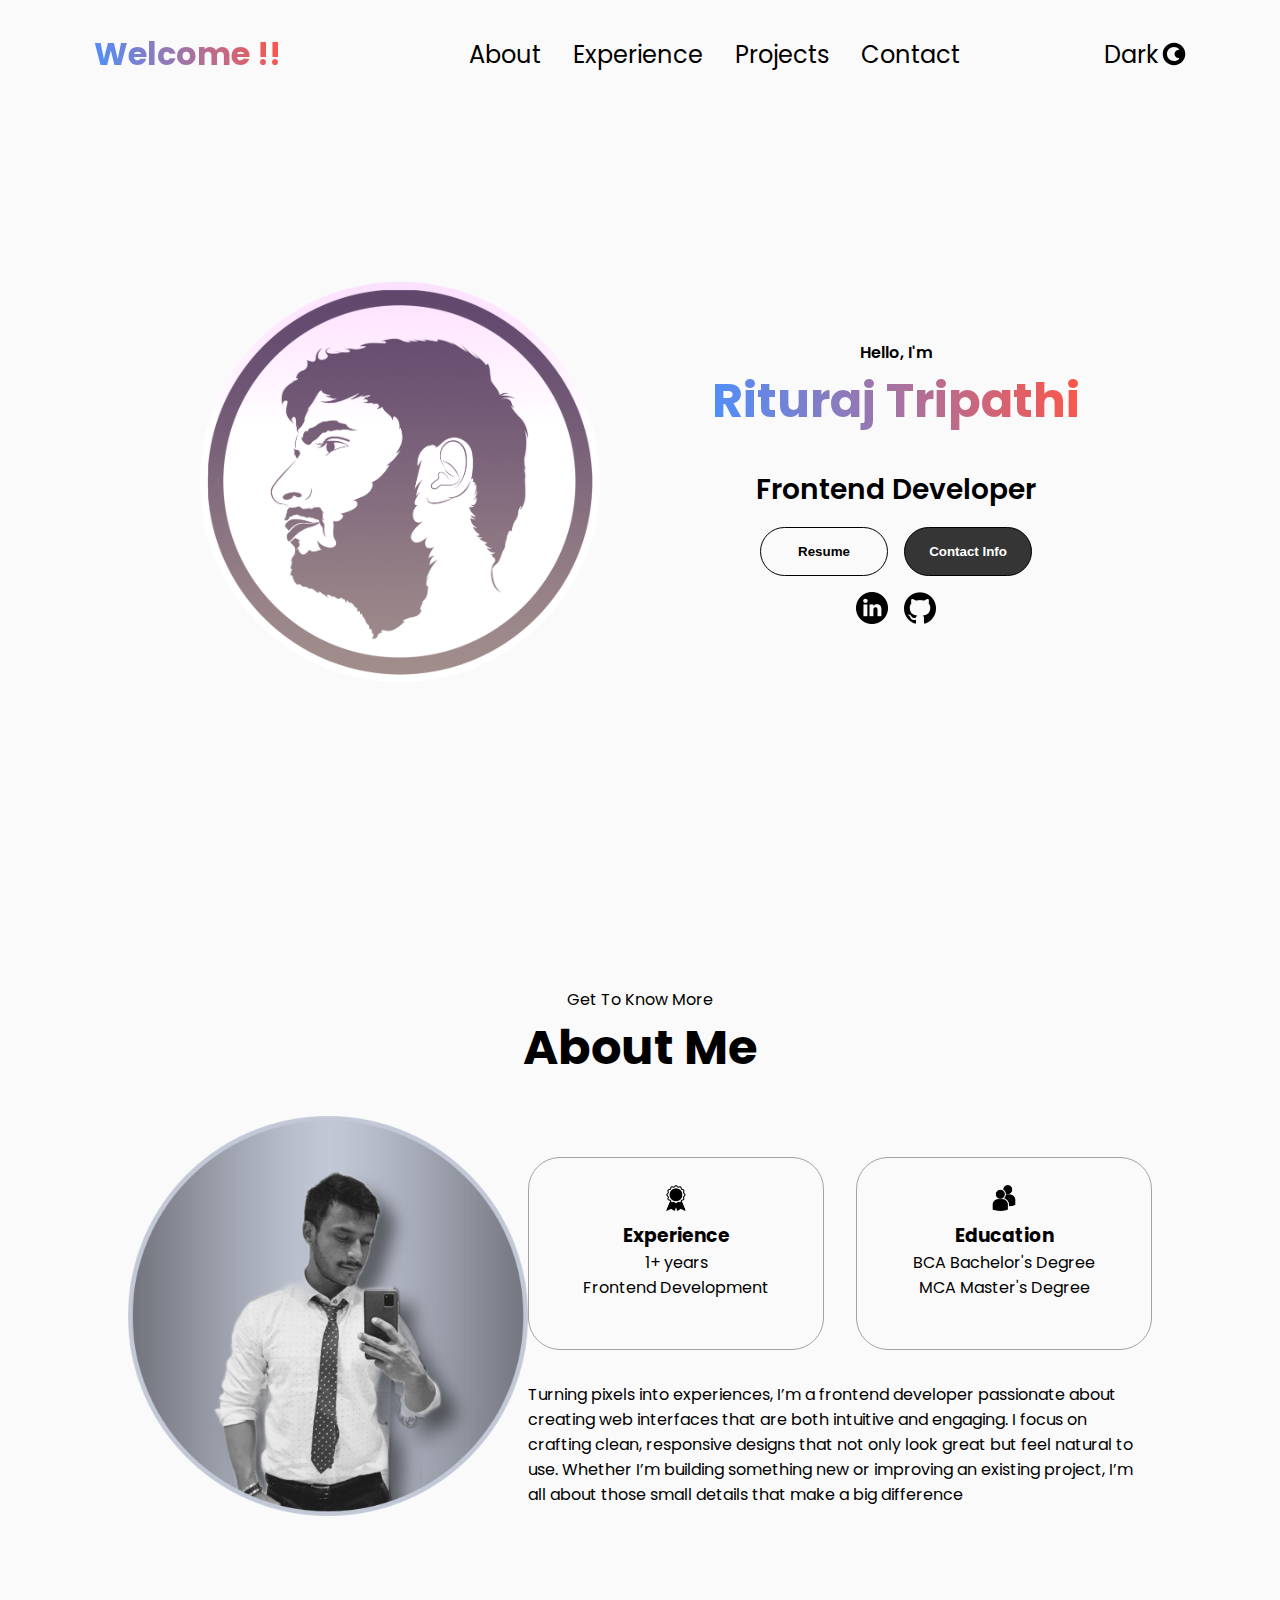
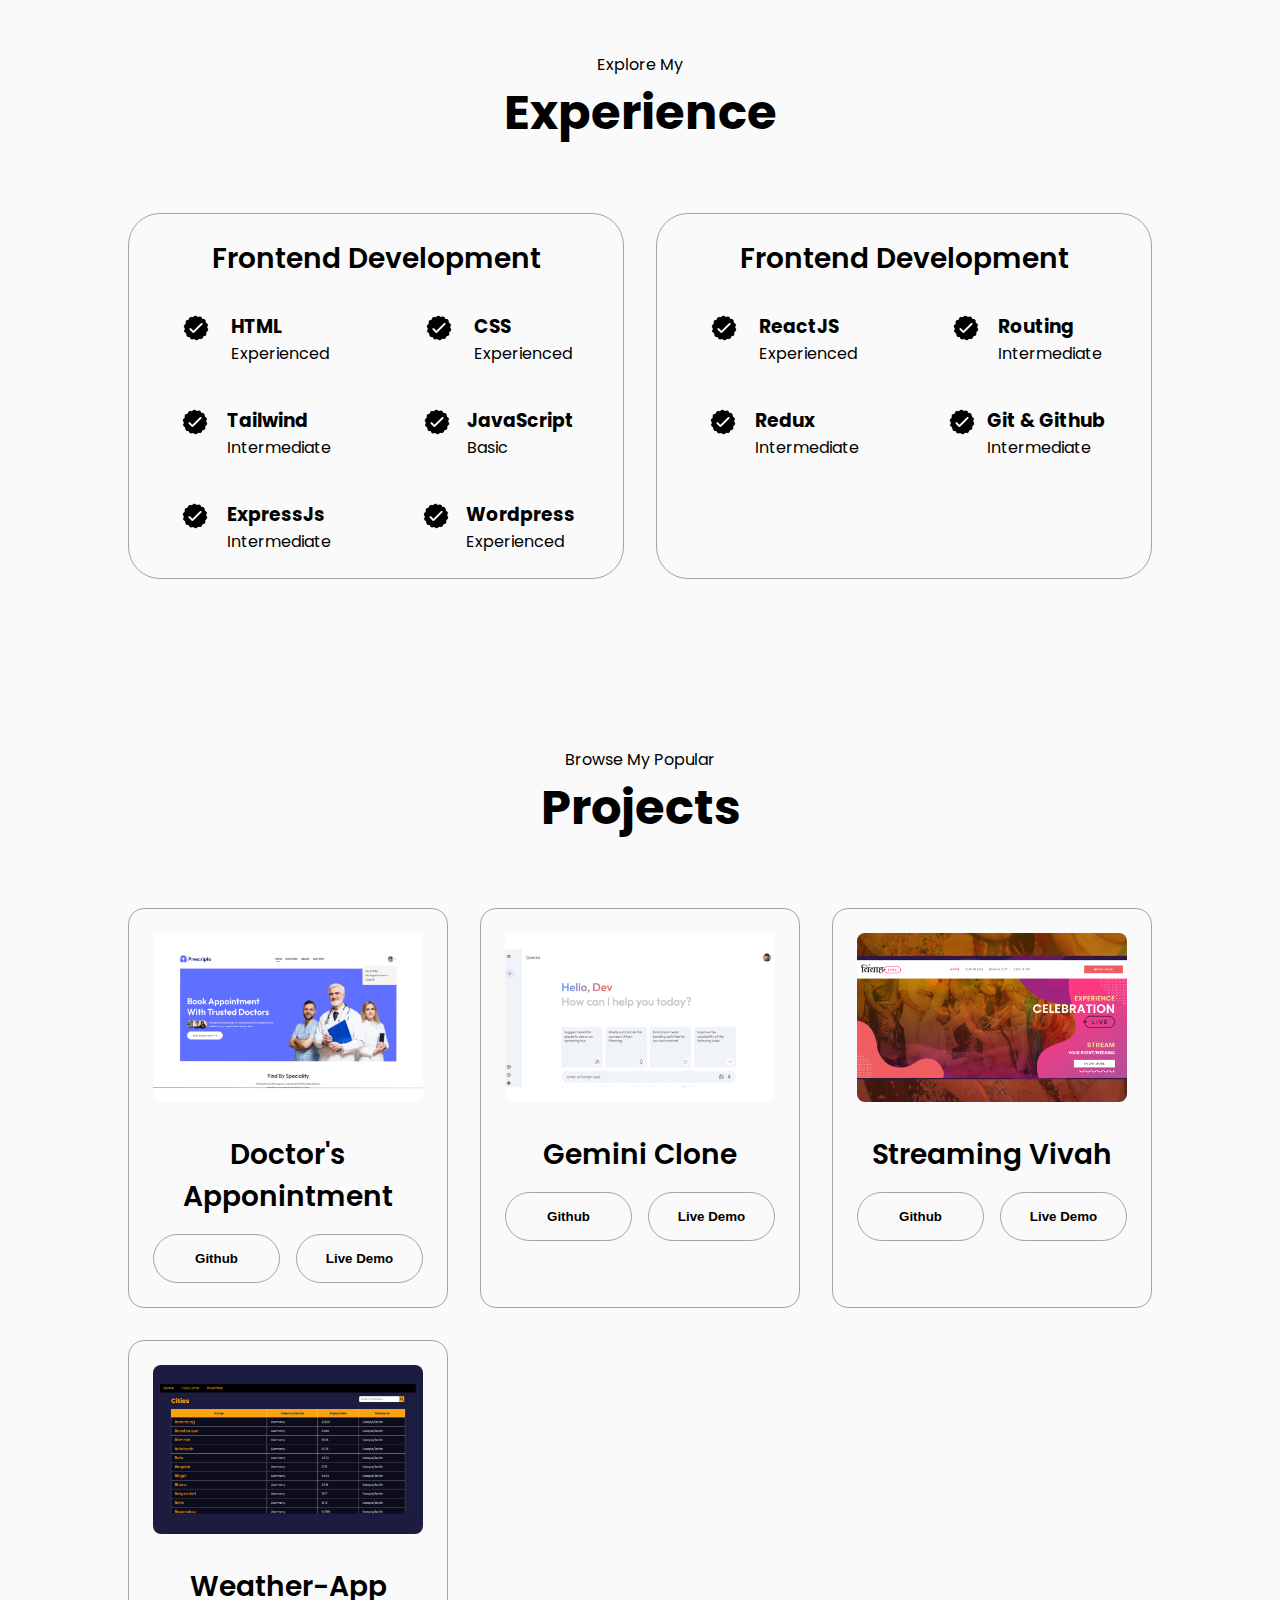
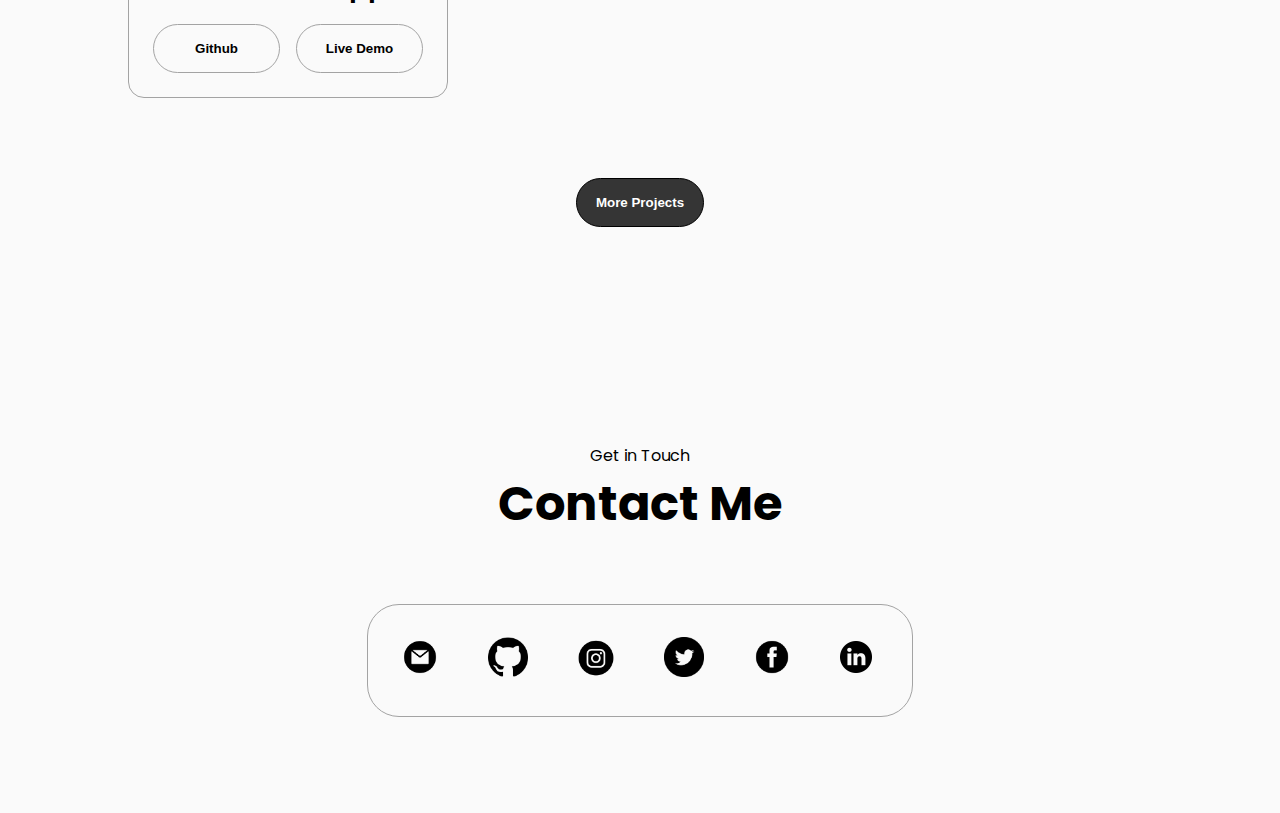
<file: index.html>
<!DOCTYPE html>
<html lang="en">
  <head>
    <meta name="google-site-verification" content="XaV7a1-vYy5WkrymhvWbg24FnmBltGfU3V5H6G7BkGA" />
    <meta charset="UTF-8" />
    <meta http-equiv="X-UA-Compatible" content="IE=edge" />
    <meta name="viewport" content="width=device-width, initial-scale=1.0" />
    <title>My Portfolio</title>
    <link rel="stylesheet" href="style.css" />
    <link rel="stylesheet" href="mediaqueries.css" />
  </head>
  <body>
    <nav id="desktop-nav">
      <div class="logo">Welcome !!</div>
      <div class="light">
        <ul class="nav-links">
          <li><a href="#about">About</a></li>
          <li><a href="#experience">Experience</a></li>
          <li><a href="project.html">Projects</a></li>
          <li><a href="#contact">Contact</a></li>
        </ul>
        <div class="toggle-btn" id="btn"><span id="btn-text">Dark </span>
          <img id="btn-icon" src="assets/dark.svg" alt=""></div>
      </div>
    </nav>
    <nav id="hamburger-nav">
      <div class="logo">Rituraj Tripathi</div>
      <div class="hamburger-menu">
        <div class="hamburger-icon" onclick="toggleMenu()">
          <span></span>
          <span></span>
          <span></span>
        </div>
        <div class="menu-links">
          <li><a href="#about" onclick="toggleMenu()">About</a></li>
          <li><a href="#experience" onclick="toggleMenu()">Experience</a></li>
          <li><a href="#projects" onclick="toggleMenu()">Projects</a></li>
          <li><a href="#contact" onclick="toggleMenu()">Contact</a></li>
        </div>
      </div>
    </nav>
    <section id="profile">
      <div class="section__pic-container">
        <img src="./assets/Profile-Light.png" alt="" />
      </div>
      <div class="section__text">
        <p class="section__text__p1">Hello, I'm</p>
        <h1 class="title" id="rituraj">Rituraj Tripathi</h1>
        <p class="section__text__p2">Frontend Developer</p>
        <div class="btn-container">
          <button
            class="btn btn-color-2"
            onclick="window.open('./assets/resume-example.pdf')"
          >
            Resume
          </button>
          <button class="btn btn-color-1" onclick="location.href='./#contact'">
            Contact Info
          </button>
        </div>
        <div id="socials-container">
          <img
            src="./assets/linkedin.png"
            alt="My LinkedIn profile"
            class="icon"
            onclick="location.href='https://www.linkedin.com/in/riturajtripathi'"
          />
          <img
            src="./assets/github.png"
            alt="My Github profile"
            class="icon"
            onclick="location.href='https://github.com/riturajtripathi139'"
          />
        </div>
      </div>
    </section>
    <section id="about">
      <p class="section__text__p1">Get To Know More</p>
      <h1 class="title">About Me</h1>
      <div class="section-container">
        <div class="section__pic-container">
          <img
            src="./assets/about-pic.png"
            alt="Profile picture"
            class="about-pic"
          />
        </div>
        <div class="about-details-container">
          <div class="about-containers">
            <div class="details-container">
              <img
                src="./assets/experience.png"
                alt="Experience icon"
                class="icon"
              />
              <h3>Experience</h3>
              <p>1+ years <br />Frontend Development</p>
            </div>
            <div class="details-container">
              <img
                src="./assets/education.png"
                alt="Education icon"
                class="icon"
              />
              <h3>Education</h3>
              <p>BCA Bachelor's Degree<br />MCA Master's Degree</p>
            </div>
          </div>
          <div class="text-container">
            <p>
              Turning pixels into experiences, I’m a frontend developer passionate 
              about creating web interfaces that are both intuitive and engaging. I 
              focus on crafting clean, responsive designs that not only look great but feel
              natural to use. Whether I’m building something new or improving an existing project,
               I’m all about those small details that make a big difference
            </p>
          </div>
        </div>
      </div>
      <img
        src="./assets/arrow.png"
        alt="Arrow icon"
        class="icon arrow"
        onclick="location.href='./#experience'"
      />
    </section>
    <section id="experience">
      <p class="section__text__p1">Explore My</p>
      <h1 class="title">Experience</h1>
      <div class="experience-details-container">
        <div class="about-containers">
          <div class="details-container">
            <h2 class="experience-sub-title">Frontend Development</h2>
            <div class="article-container">
              <article>
                <img
                  src="./assets/checkmark.png"
                  alt="Experience icon"
                  class="icon"
                />
                <div>
                  <h3>HTML</h3>
                  <p>Experienced</p>
                </div>
              </article>
              <article>
                <img
                  src="./assets/checkmark.png"
                  alt="Experience icon"
                  class="icon"
                />
                
                <div>
                  <h3>CSS</h3>
                  <p>Experienced</p>
                </div>
              </article>
              <article>
                <img
                  src="./assets/checkmark.png"
                  alt="Experience icon"
                  class="icon"
                />
                <div>
                  <h3>Tailwind</h3>
                  <p>Intermediate</p>
                </div>
              </article>
              <article>
                <img
                  src="./assets/checkmark.png"
                  alt="Experience icon"
                  class="icon"
                />
                <div>
                  <h3>JavaScript</h3>
                  <p>Basic</p>
                </div>
              </article>
              <article>
                <img
                  src="./assets/checkmark.png"
                  alt="Experience icon"
                  class="icon"
                />
                <div>
                  <h3>ExpressJs</h3>
                  <p>Intermediate</p>
                </div>
              </article>
               <article>
                <img
                  src="./assets/checkmark.png"
                  alt="Experience icon"
                  class="icon"
                />
                <div>
                  <h3>Wordpress</h3>
                  <p>Experienced</p>
                </div>
              </article>
            </div>
          </div>
          <div class="details-container">
            <h2 class="experience-sub-title">Frontend Development</h2>
            <div class="article-container">
              <article>
                <img
                  src="./assets/checkmark.png"
                  alt="Experience icon"
                  class="icon"
                />
                <div>
                  <h3>ReactJS</h3>
                  <p>Experienced</p>
                </div>
              </article>
              <article>
                <img
                  src="./assets/checkmark.png"
                  alt="Experience icon"
                  class="icon"
                />
                <div>
                  <h3>Routing</h3>
                  <p>Intermediate</p>
                </div>
              </article>
              <article>
                <img
                  src="./assets/checkmark.png"
                  alt="Experience icon"
                  class="icon"
                />
                <div>
                  <h3>Redux</h3>
                  <p>Intermediate</p>
                </div>
              </article>
              <article>
                <img
                  src="./assets/checkmark.png"
                  alt="Experience icon"
                  class="icon"
                />
                <div>
                  <h3>Git & Github</h3>
                  <p>Intermediate</p>
                </div>
              </article>
            </div>
          </div>
        </div>
      </div>
      <img
        src="./assets/arrow.png"
        alt="Arrow icon"
        class="icon arrow"
        onclick="location.href='./#projects'"
      />
    </section>
    <section id="projects">
      <p class="section__text__p1">Browse My Popular</p>
      <h1 class="title">Projects</h1>
      <div class="experience-details-container">
        <div class="about-containers">
          <div class="details-container color-container">
            <div class="article-container">
              <img
                src="./assets/doctor.jpg"
                alt="Project 1"
                class="project-img"
              />
            </div>
            <h2 class="experience-sub-title project-title">Doctor's Apponintment</h2>
            <div class="btn-container">
              <button
                class="btn btn-color-2 project-btn"
                onclick="location.href='https://github.com/riturajtripathi139/Doctor-s-Appointment.git'"
              >
                Github
              </button>
              <button
                class="btn btn-color-2 project-btn"
                onclick="alert('Currently, Under Maintainence!')"
              >
                Live Demo
              </button>
            </div>
          </div>
          <div class="details-container color-container">
            <div class="article-container">
              <img
                src="./assets/gemini.jpg"
                alt="Project 2"
                class="project-img"
              />
            </div>
            <h2 class="experience-sub-title project-title">Gemini Clone</h2>
            <div class="btn-container">
              <button
                class="btn btn-color-2 project-btn"
                onclick="location.href='https://github.com/riturajtripathi139/Gemini-Clone.git'"
              >
                Github
              </button>
              <button
                class="btn btn-color-2 project-btn"
                onclick="location.href='https://riturajtripathi139.github.io/Gemini-Clone/'"
              >
                Live Demo
              </button>
            </div>
          </div>
          <div class="details-container color-container">
            <div class="article-container">
              <img
                src="./assets/Vivah.png"
                alt="Project 2"
                class="project-img"
              />
            </div>
            <h2 class="experience-sub-title project-title">Streaming Vivah</h2>
            <div class="btn-container">
              <button
                class="btn btn-color-2 project-btn"
                onclick="location.href='https://Vivah.live'"
              >
                Github
              </button>
              <button
                class="btn btn-color-2 project-btn"
                onclick="location.href='https://Vivah.live'"
              >
                Live Demo
              </button>
            </div>
          </div>
          <div class="details-container color-container">
            <div class="article-container">
              <img
                src="assets/weather.png"
                alt="Project 3"
                class="project-img"
              />
            </div>
            <h2 class="experience-sub-title project-title">Weather-App</h2>
            <div class="btn-container">
              <button
                class="btn btn-color-2 project-btn"
                onclick="location.href='https://github.com/riturajtripathi139/WeatherAppp.git'"
              >
                Github
              </button>
              <button
                class="btn btn-color-2 project-btn"
                onclick="location.href='https://weatherappp-2wta.onrender.com/'"
              >
                Live Demo
              </button>
            </div>
          </div>
        </div>
      </div>
      <img
        src="./assets/arrow.png"
        alt="Arrow icon"
        class="icon arrow"
        onclick="location.href='./#contact'"
      />
      <div class="extend">
        <button class="btn btn-color-1" onclick="location.href='project.html'">
          More Projects
        </button>

      </div>
    </section>
    <section id="contact">
      <p class="section__text__p1">Get in Touch</p>
      <h1 class="title">Contact Me</h1>
      <div class="contact-info-upper-container">
        <div class="contact-info-container">
          <a href="mailto:riturajtripathi139@gmail.com"><img
            src="./assets/email.png"
            alt="Email icon"
            class="icon contact-icon email-icon"
          />
          </a>
        </div>
        <div class="contact-info-container">
          <a href="https://github.com/riturajtripathi139"><img
            src="./assets/github.png"
            alt="Email icon"
            class="icon contact-icon email-icon"
           >
          </a>
         
        </div>

        <div class="contact-info-container">
          <a href="https://www.instagram.com/riturajtripathi139/"><img
            src="./assets/instagram.png"
            alt="Instagram icon"
            class="icon contact-icon email-icon"
          />
          </a>
        </div><div class="contact-info-container">
          <a href="https://x.com/Rituraj9738"><img
            src="./assets/twitter.png"
            alt="Twitter icon"
            class="icon contact-icon email-icon"
          />
          </a>
        </div>
        <div class="contact-info-container">
          <a href="https://www.facebook.com/rituraj.tripathi.10/"><img
            src="./assets/facebook.png"
            alt="Facebook icon"
            class="icon contact-icon email-icon"
          />
          </a>
        </div>
        <div class="contact-info-container">
          <a href="https://www.linkedin.com/in/riturajtripathi/"><img
            src="./assets/linkedin.png"
            alt="LinkedIn icon"
            class="icon contact-icon"
          />
          <a href="https://www.linkedin.com/in/riturajtripathi/"></a>
        </div>
      </div>
    </section>
   
    <script src="script.js"></script>
  </body>
</html>
</file>
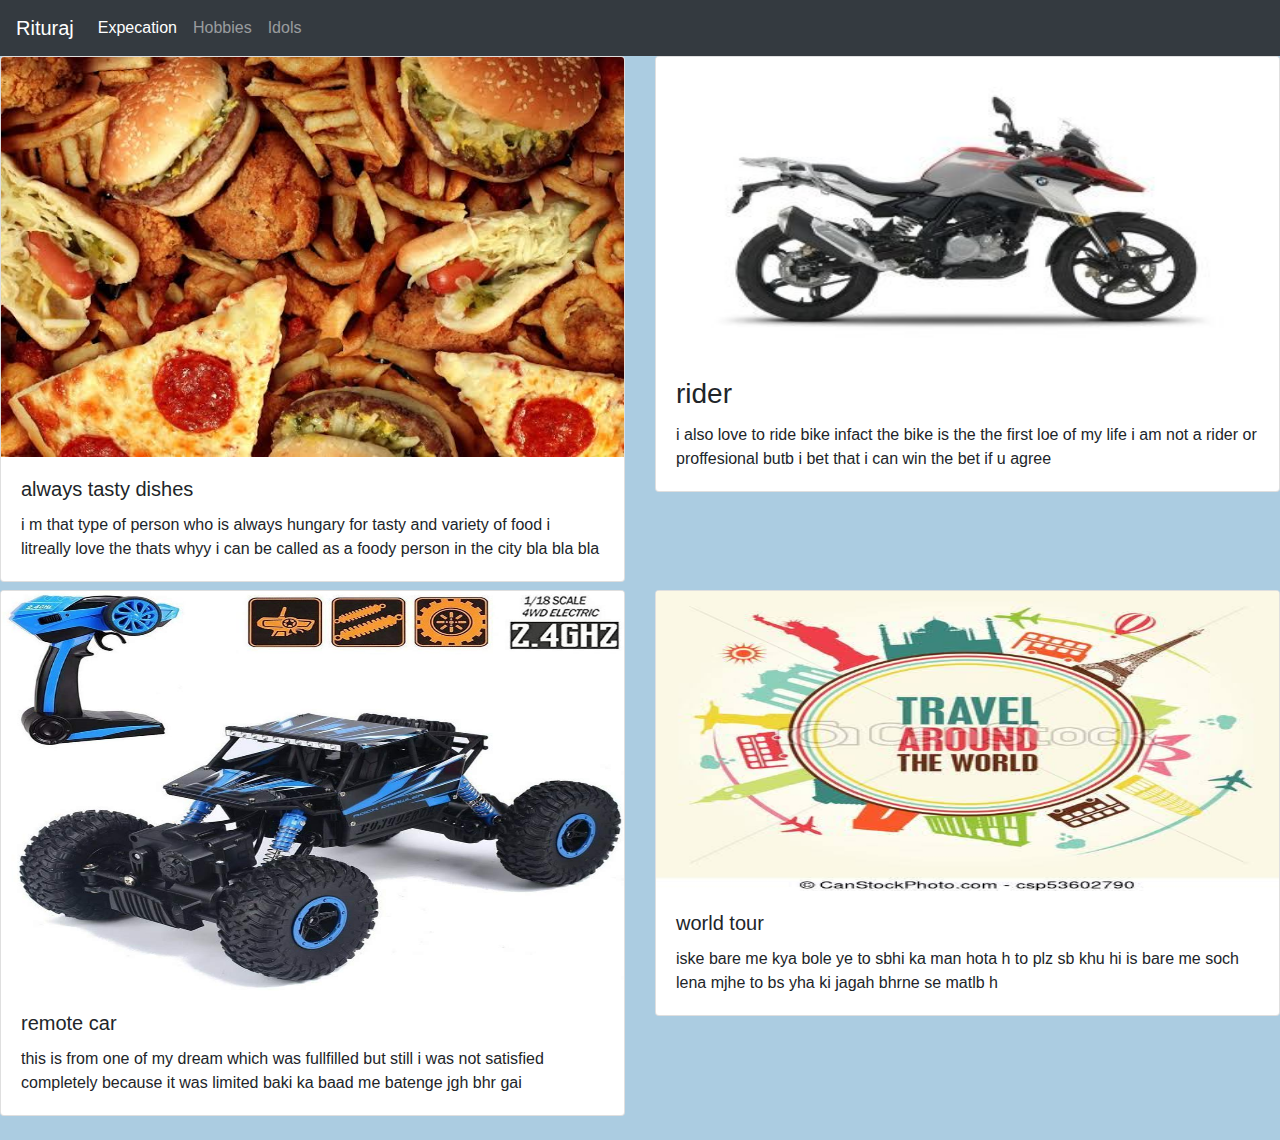
<file: histexpetion.html>
<!doctype html>
<html lang="en">

<head>
  <!-- Required meta tags -->
  <meta charset="utf-8">
  <meta name="viewport" content="width=device-width, initial-scale=1, shrink-to-fit=no">
  <!-- Bootstrap CSS -->
  <link rel="stylesheet" href="https://stackpath.bootstrapcdn.com/bootstrap/4.4.1/css/bootstrap.min.css"
    integrity="sha384-Vkoo8x4CGsO3+Hhxv8T/Q5PaXtkKtu6ug5TOeNV6gBiFeWPGFN9MuhOf23Q9Ifjh" crossorigin="anonymous">
  <link rel="stylesheet" href="rituraj.css">
  <link href="https://fonts.googleapis.com/css?family=Quicksand&display=swap" rel="stylesheet">
  <title>Rituraj</title>
</head>

<body class="style">
  <nav class="navbar navbar-expand-lg navbar-dark bg-dark">
    <a class="navbar-brand" href="index.html">Rituraj</a>
    <button class="navbar-toggler" type="button" data-toggle="collapse" data-target="#navbarNav"
      aria-controls="navbarNav" aria-expanded="false" aria-label="Toggle navigation">
      <span class="navbar-toggler-icon"></span>
    </button>
    <div class="collapse navbar-collapse" id="navbarNav">
      <ul class="navbar-nav">
        <li class="nav-item active">
          <a class="nav-link" href="histexpetion.html">Expecation</a>
        </li>
        <li class="nav-item">
          <a class="nav-link" href="hobbies.html">Hobbies</a>
        </li>
        <li class="nav-item">
          <a class="nav-link" href="html.html">Idols</a>
        </li>
      </ul>
  </nav>
  <div class="row row-cols-1 row-cols-md-2">
    <div class="col mb-2">
      <div class="card">
        <img src="food.jpeg" height="400" width="150" class="card-img-top" alt="...">
        <div class="card-body">
          <h5 class="card-title">always tasty dishes</h5>
          <p class="card-text"> i m that type of person who is always hungary for tasty and variety of food  i litreally love the thats whyy i can  be called as a foody person in the city bla bla bla</p>
        </div>
      </div>
    </div>
    <div class="col mb-4">
      <div class="card">
        <img src="bike.jpg" height="300" width="300" class="card-img-top" alt="...">
        <div class="card-body">
          <h3 class="card-title">rider</h3>
          <p class="card-text">i also love to ride bike infact the bike is the the first loe of my life  i am not a rider or proffesional butb i bet that  i can win the bet if u agree</p>
        </div>
      </div>
    </div>
    <div class="col mb-4">
      <div class="card">
        <img src="toy.jpg" height="400" width="250" class="card-img-top" alt="...">
        <div class="card-body">
          <h5 class="card-title">remote car</h5>
          <p class="card-text">this is from one of my dream which was fullfilled but still i was not satisfied completely because it was limited baki ka baad me batenge jgh bhr gai</p>
        </div>
      </div>
    </div>
    <div class="col mb-4">
      <div class="card">
        <img src="world.jpeg" height="300" width="300" class="card-img-top" alt="...">
        <div class="card-body">
          <h5 class="card-title">world tour</h5>
          <p class="card-text">iske bare me kya bole ye to sbhi ka man hota h to plz sb khu hi is bare me soch lena mjhe to bs yha ki jagah bhrne se matlb h</p>
        </div>
      </div>
    </div>
  </div>
 
</body>
<script src="https://code.jquery.com/jquery-3.4.1.slim.min.js"
  integrity="sha384-J6qa4849blE2+poT4WnyKhv5vZF5SrPo0iEjwBvKU7imGFAV0wwj1yYfoRSJoZ+n" crossorigin="anonymous"></script>
<script src="https://cdn.jsdelivr.net/npm/popper.js@1.16.0/dist/umd/popper.min.js"
  integrity="sha384-Q6E9RHvbIyZFJoft+2mJbHaEWldlvI9IOYy5n3zV9zzTtmI3UksdQRVvoxMfooAo" crossorigin="anonymous"></script>
<script src="https://stackpath.bootstrapcdn.com/bootstrap/4.4.1/js/bootstrap.min.js"
  integrity="sha384-wfSDF2E50Y2D1uUdj0O3uMBJnjuUD4Ih7YwaYd1iqfktj0Uod8GCExl3Og8ifwB6" crossorigin="anonymous"></script>

</html>
</file>
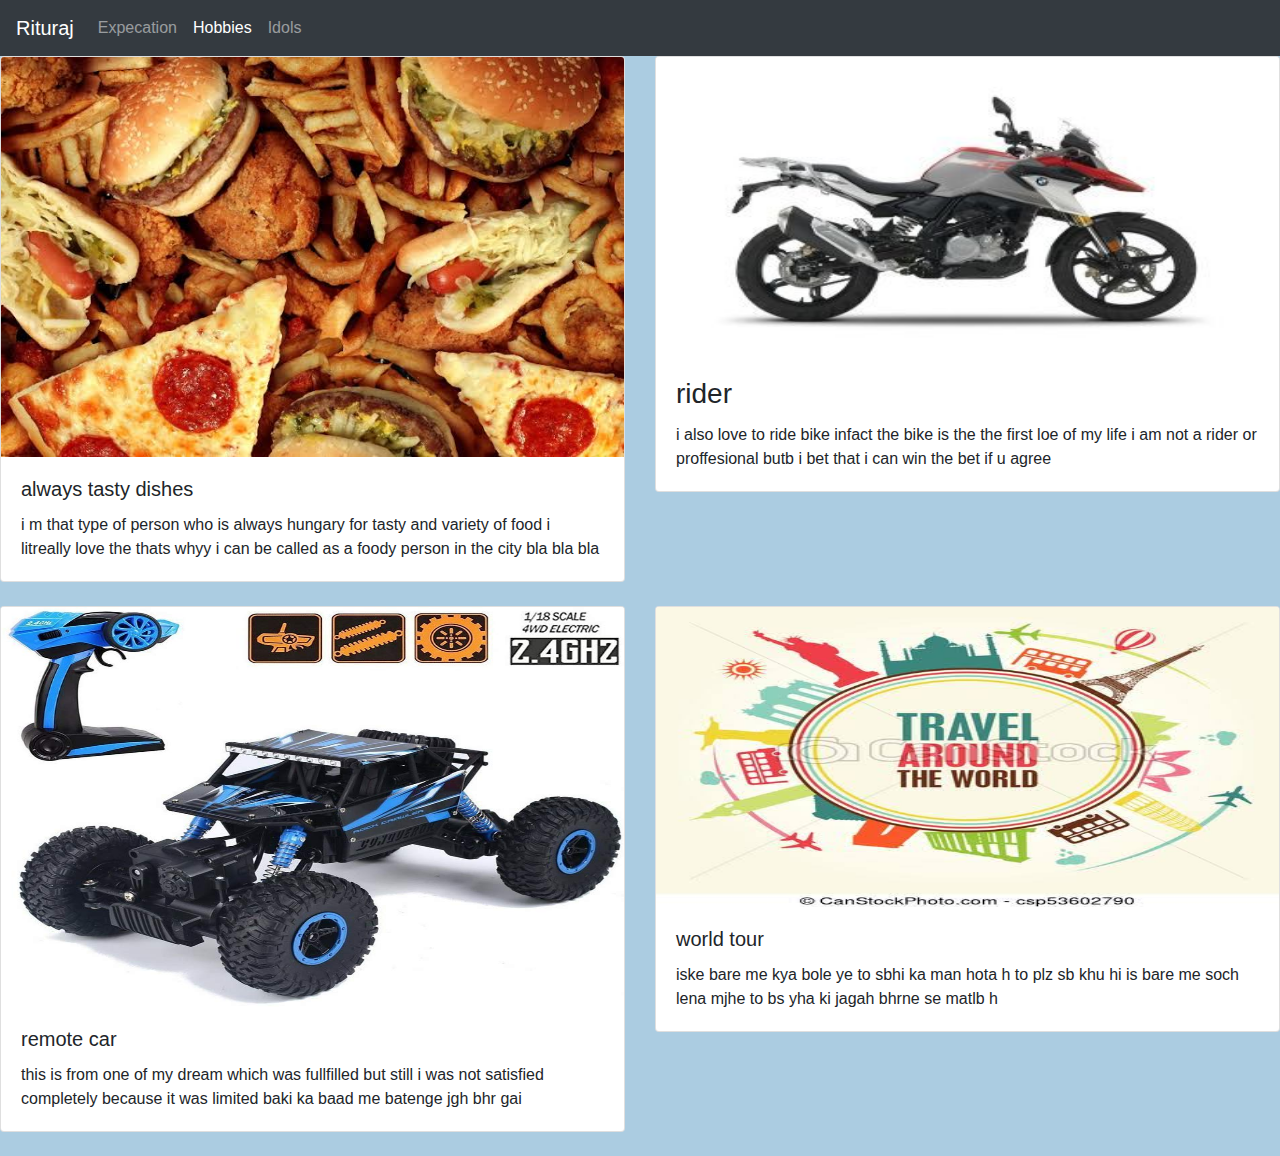
<file: hobbies.html>
<!doctype html>
<html lang="en">

<head>
  <!-- Required meta tags -->
  <meta charset="utf-8">
  <meta name="viewport" content="width=device-width, initial-scale=1, shrink-to-fit=no">
  <!-- Bootstrap CSS -->
  <link rel="stylesheet" href="https://stackpath.bootstrapcdn.com/bootstrap/4.4.1/css/bootstrap.min.css"
    integrity="sha384-Vkoo8x4CGsO3+Hhxv8T/Q5PaXtkKtu6ug5TOeNV6gBiFeWPGFN9MuhOf23Q9Ifjh" crossorigin="anonymous">
  <link rel="stylesheet" href="rituraj.css">
  <link href="https://fonts.googleapis.com/css?family=Quicksand&display=swap" rel="stylesheet">
  <title>Rituraj</title>
</head>

<body class="style">
  <nav class="navbar navbar-expand-lg navbar-dark bg-dark">
    <a class="navbar-brand" href="index.html">Rituraj</a>
    <button class="navbar-toggler" type="button" data-toggle="collapse" data-target="#navbarNav"
      aria-controls="navbarNav" aria-expanded="false" aria-label="Toggle navigation">
      <span class="navbar-toggler-icon"></span>
    </button>
    <div class="collapse navbar-collapse" id="navbarNav">
      <ul class="navbar-nav">
        <li class="nav-item">
          <a class="nav-link" href="histexpetion.html">Expecation</a>
        </li>
        <li class="nav-item active">
          <a class="nav-link" href="hobbies.html">Hobbies</a>
        </li>
        <li class="nav-item">
          <a class="nav-link" href="html.html">Idols</a>
        </li>
      </ul>
    </div>
  </nav>

  <div class="row row-cols-1 row-cols-md-2">
    <div class="col mb-4">
      <div class="card">
        <img src="food.jpeg" height="400" width="150" class="card-img-top" alt="...">
        <div class="card-body">
          <h5 class="card-title">always tasty dishes</h5>
          <p class="card-text"> i m that type of person who is always hungary for tasty and variety of food i litreally
            love the thats whyy i can be called as a foody person in the city bla bla bla</p>
        </div>
      </div>
    </div>
    <div class="col mb-4">
      <div class="card">
        <img src="bike.jpg" height="300" width="300" class="card-img-top" alt="...">
        <div class="card-body">
          <h3 class="card-title">rider</h3>
          <p class="card-text">i also love to ride bike infact the bike is the the first loe of my life i am not a rider
            or proffesional butb i bet that i can win the bet if u agree</p>
        </div>
      </div>
    </div>
    <div class="col mb-4">
      <div class="card">
        <img src="toy.jpg" height="400" width="250" class="card-img-top" alt="...">
        <div class="card-body">
          <h5 class="card-title">remote car</h5>
          <p class="card-text">this is from one of my dream which was fullfilled but still i was not satisfied
            completely because it was limited baki ka baad me batenge jgh bhr gai</p>
        </div>
      </div>
    </div>
    <div class="col mb-4">
      <div class="card">
        <img src="world.jpeg" height="300" width="300" class="card-img-top" alt="...">
        <div class="card-body">
          <h5 class="card-title">world tour</h5>
          <p class="card-text">iske bare me kya bole ye to sbhi ka man hota h to plz sb khu hi is bare me soch lena mjhe
            to bs yha ki jagah bhrne se matlb h</p>
        </div>
      </div>
    </div>
  </div>
</body>
<script src="https://code.jquery.com/jquery-3.4.1.slim.min.js"
  integrity="sha384-J6qa4849blE2+poT4WnyKhv5vZF5SrPo0iEjwBvKU7imGFAV0wwj1yYfoRSJoZ+n" crossorigin="anonymous"></script>
<script src="https://cdn.jsdelivr.net/npm/popper.js@1.16.0/dist/umd/popper.min.js"
  integrity="sha384-Q6E9RHvbIyZFJoft+2mJbHaEWldlvI9IOYy5n3zV9zzTtmI3UksdQRVvoxMfooAo" crossorigin="anonymous"></script>
<script src="https://stackpath.bootstrapcdn.com/bootstrap/4.4.1/js/bootstrap.min.js"
  integrity="sha384-wfSDF2E50Y2D1uUdj0O3uMBJnjuUD4Ih7YwaYd1iqfktj0Uod8GCExl3Og8ifwB6" crossorigin="anonymous"></script>

</html>
</file>
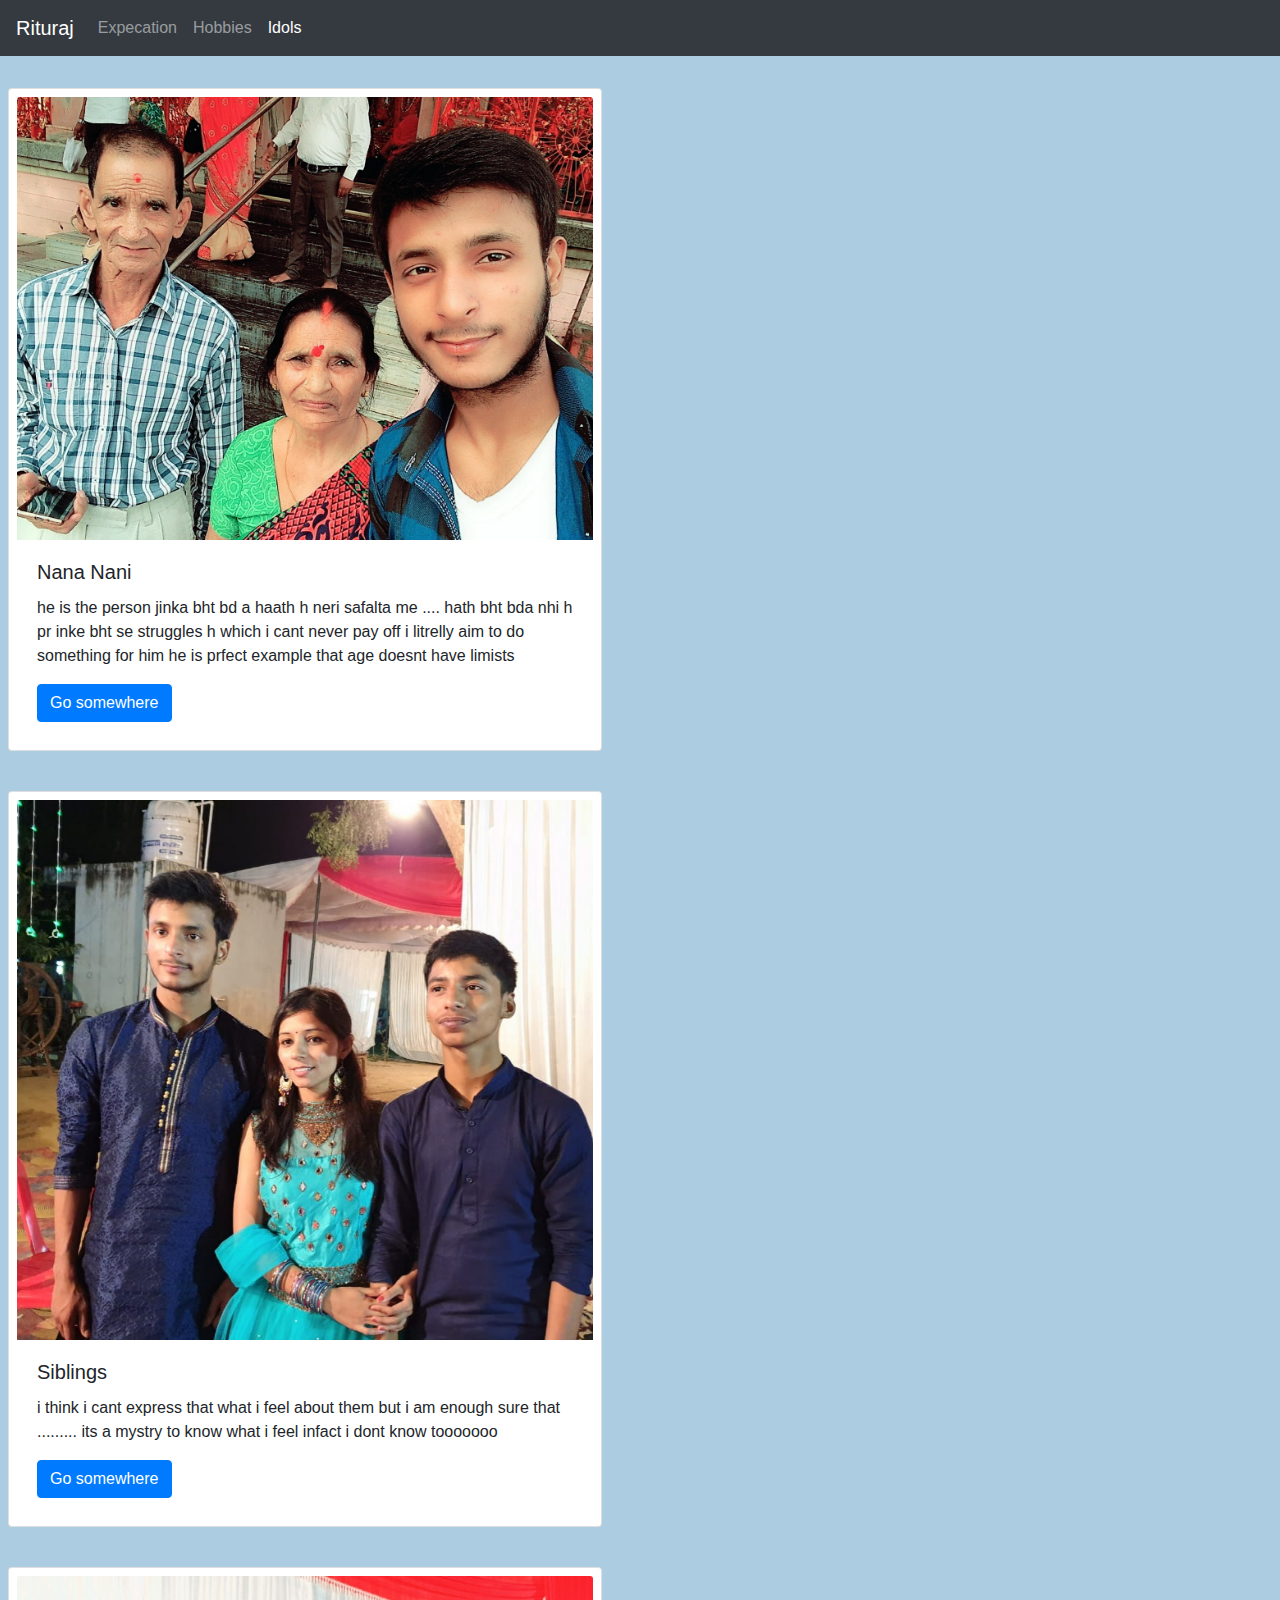
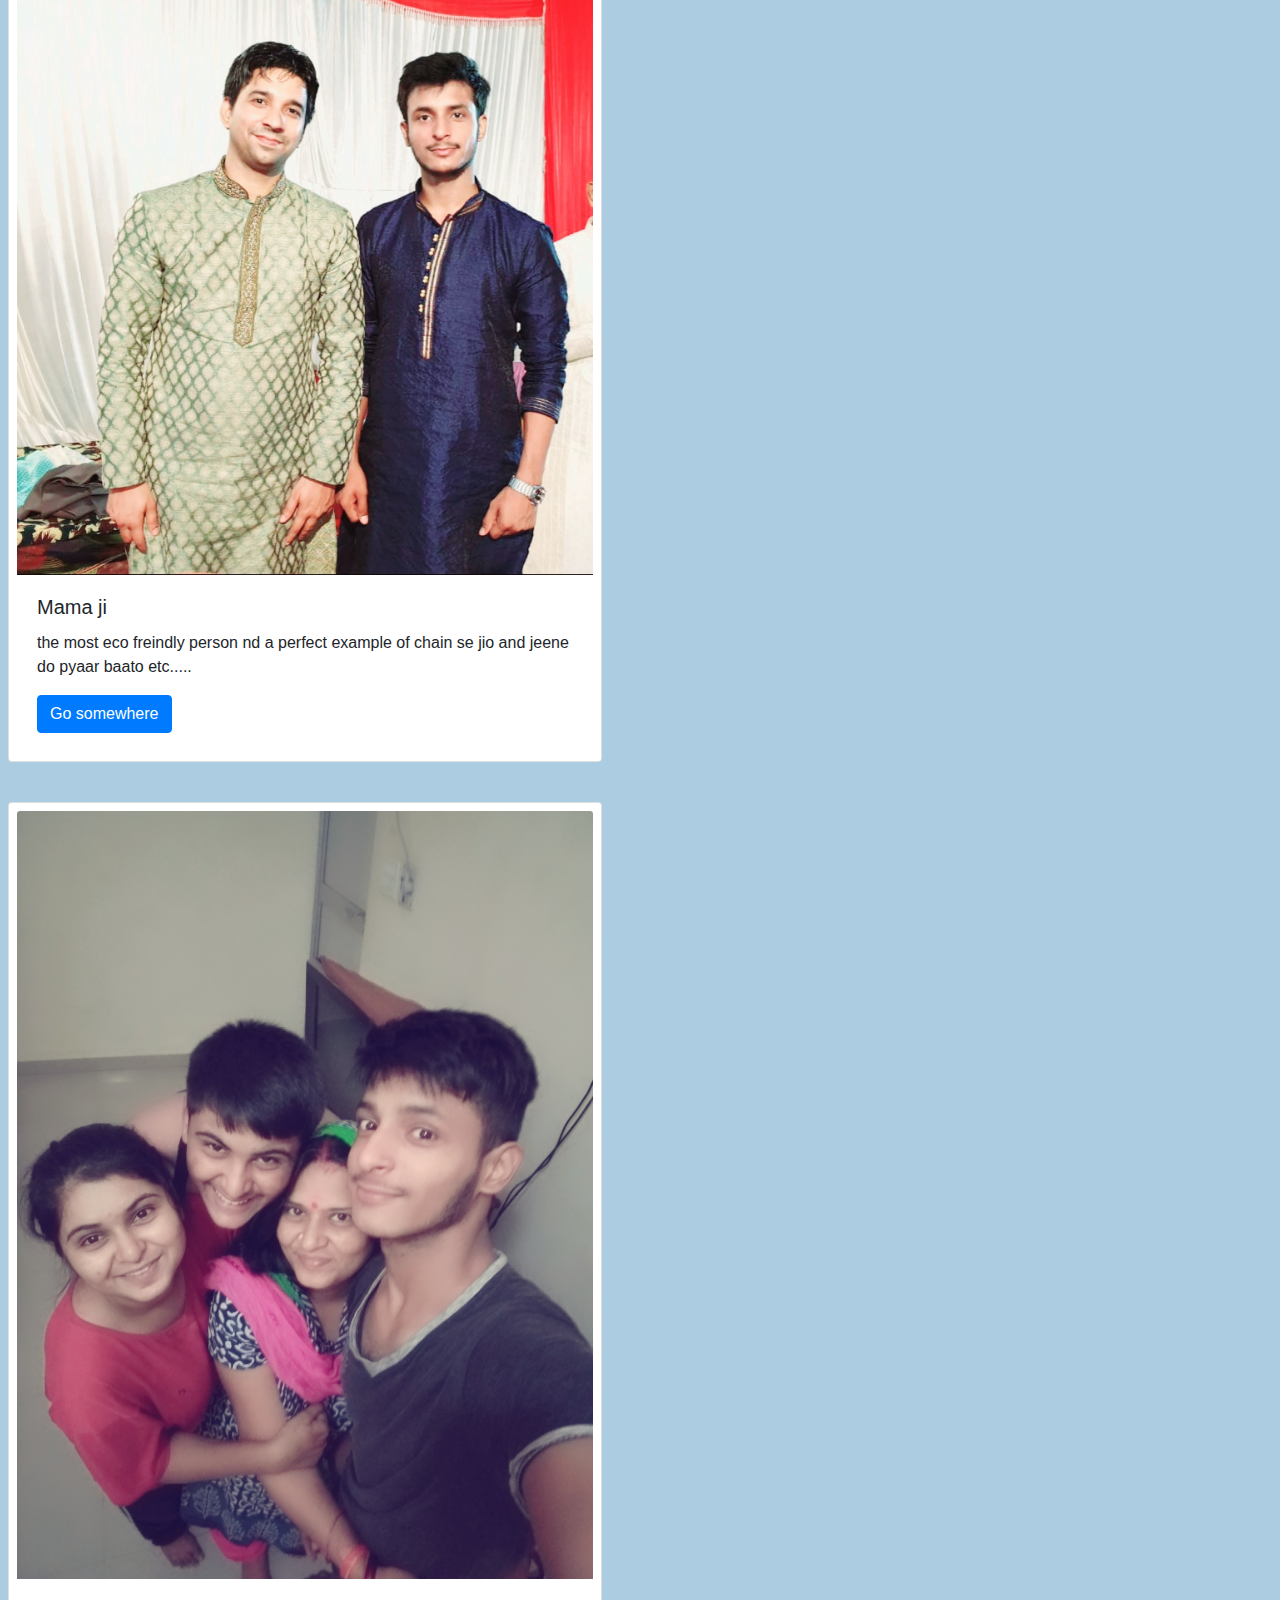
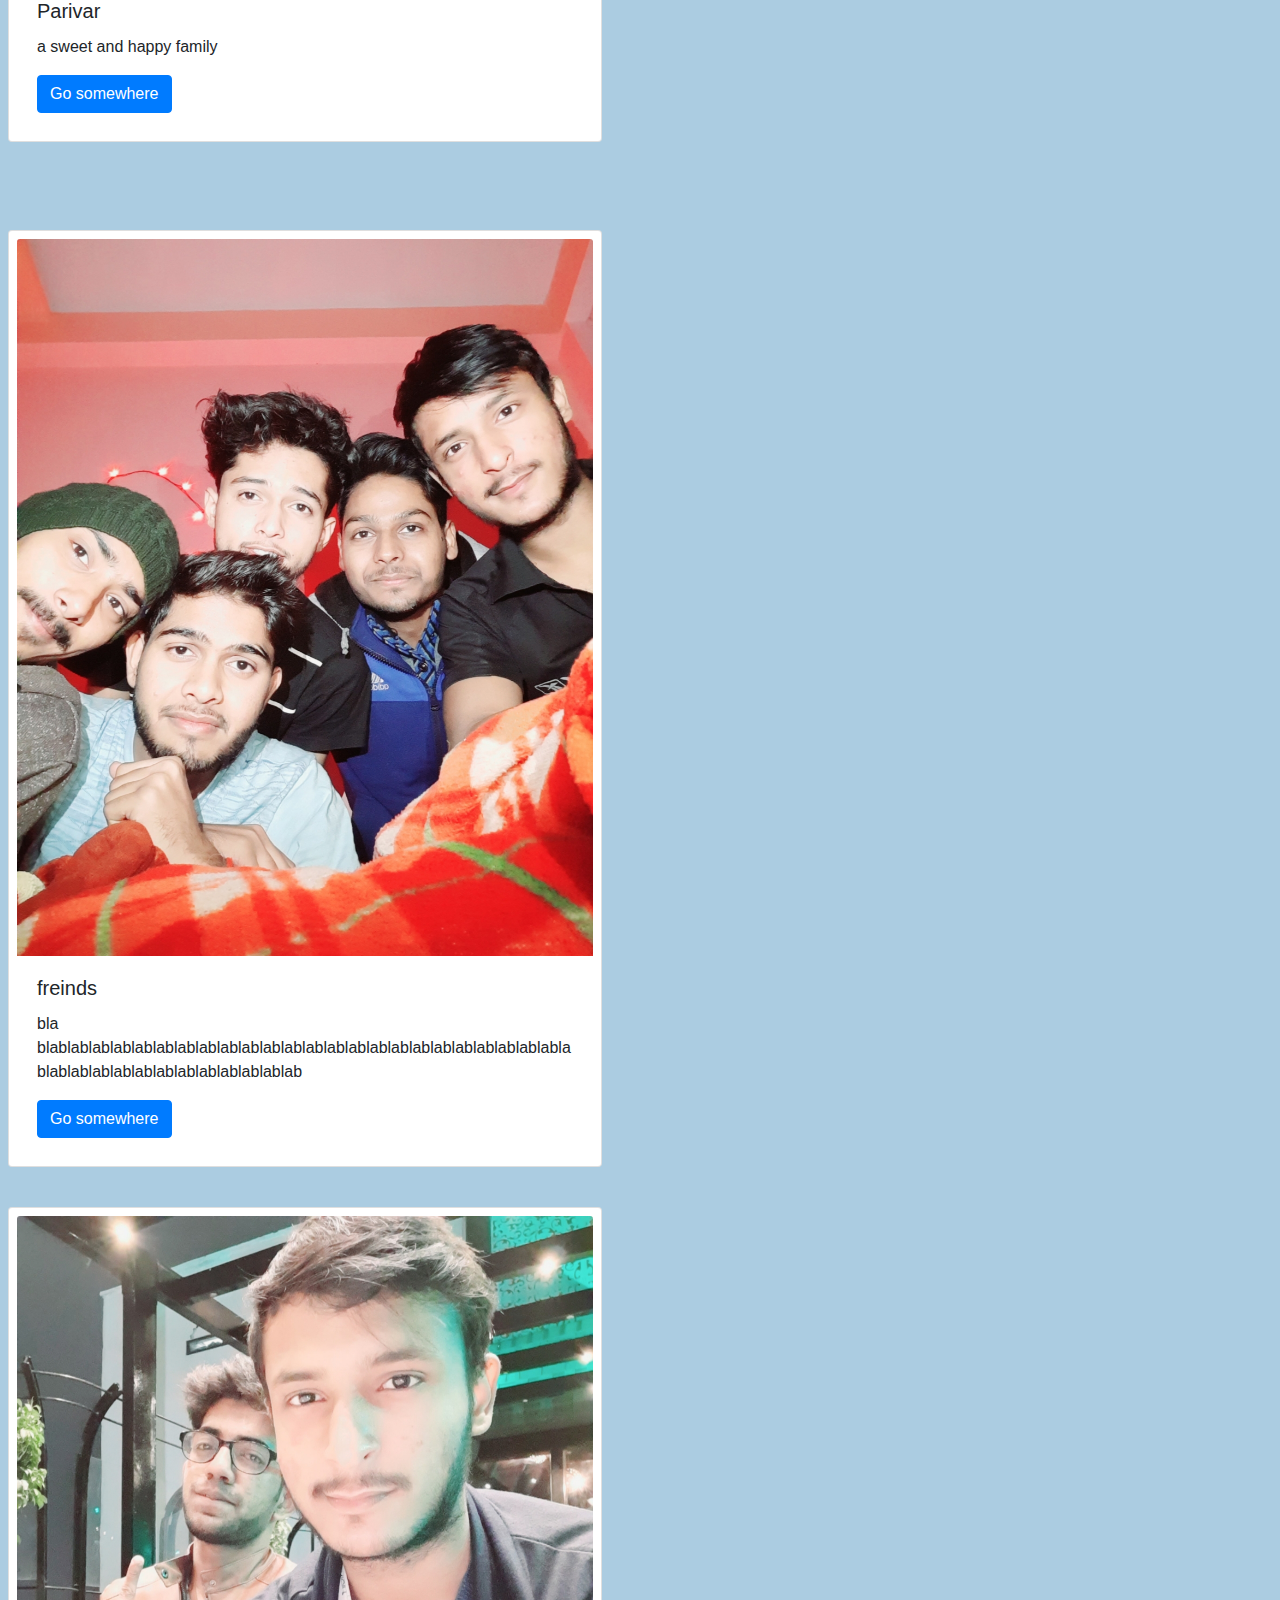
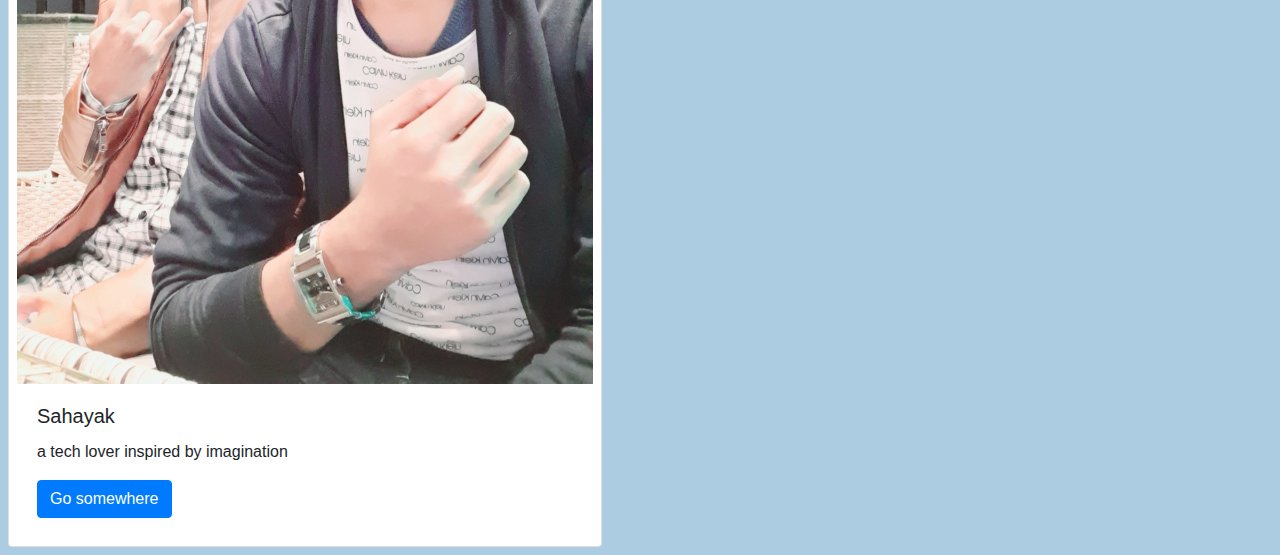
<file: html.html>
<!doctype html>
<html lang="en">

<head>
  <!-- Required meta tags -->
  <meta charset="utf-8">
  <meta name="viewport" content="width=device-width, initial-scale=1, shrink-to-fit=no">
  <!-- Bootstrap CSS -->
  <link rel="stylesheet" href="https://stackpath.bootstrapcdn.com/bootstrap/4.4.1/css/bootstrap.min.css"
    integrity="sha384-Vkoo8x4CGsO3+Hhxv8T/Q5PaXtkKtu6ug5TOeNV6gBiFeWPGFN9MuhOf23Q9Ifjh" crossorigin="anonymous">
  <link rel="stylesheet" href="rituraj.css">
  <link href="https://fonts.googleapis.com/css?family=Quicksand&display=swap" rel="stylesheet">
  <title>Rituraj</title>
</head>

<body class="style">
  <nav class="navbar navbar-expand-lg navbar-dark bg-dark">
    <a class="navbar-brand" href="index.html">Rituraj</a>
    <button class="navbar-toggler" type="button" data-toggle="collapse" data-target="#navbarNav"
      aria-controls="navbarNav" aria-expanded="false" aria-label="Toggle navigation">
      <span class="navbar-toggler-icon"></span>
    </button>
    <div class="collapse navbar-collapse" id="navbarNav">
      <ul class="navbar-nav">
        <li class="nav-item">
          <a class="nav-link" href="histexpetion.html">Expecation</a>
        </li>
        <li class="nav-item">
          <a class="nav-link" href="hobbies.html">Hobbies</a>
        </li>
        <li class="nav-item">
          <a class="nav-link active" href="html.html">Idols</a>
        </li>
      </ul>
  </nav>
  <br>
  <style>
    .card{
      padding: 0.5rem;
      margin: 0.5rem;
    }
  </style>
  <div class="row col-6">
      <div class="card">
        <img src="nana.jpg" class="card-img-top" alt="...">
        <div class="card-body">
          <h5 class="card-title">Nana Nani</h5>
          <p class="card-text">he is the person jinka bht bd a haath h neri safalta me .... hath bht bda nhi h pr inke bht se struggles h which i cant never pay off  i litrelly aim to do something for him he is prfect example that age doesnt have limists</p>
          <a href="#" class="btn btn-primary">Go somewhere</a>
        </div>
      </div><br>
      <div class="card" >
        <img src="saumya.jpg" class="card-img-top" alt="...">
        <div class="card-body">
          <h5 class="card-title">Siblings</h5>
          <p class="card-text">i think i cant express that what i feel about them but i am enough sure that ......... its a mystry to know what i feel infact i dont know tooooooo</p>
          <a href="#" class="btn btn-primary">Go somewhere</a>
        </div>
      </div><br>
      <div class="card" >
        <img src="mama.jpg" class="card-img-top" alt="...">
        <div class="card-body">
          <h5 class="card-title">Mama ji</h5>
          <p class="card-text">the most eco freindly person nd a perfect example of chain se jio and jeene do pyaar baato etc.....</p>
          <a href="#" class="btn btn-primary">Go somewhere</a>
        </div>
      </div><br>
      <div class="card" >
        <img src="taiji.jpg" class="card-img-top" alt="...">
        <div class="card-body">
          <h5 class="card-title">Parivar</h5>
          <p class="card-text">a sweet and happy family</p>
          <a href="#" class="btn btn-primary">Go somewhere</a>
        </div>
      </div>
      <br><br><br>
      <div class="card" >
        <img src="anand.jpg" class="card-img-top" alt="...">
        <div class="card-body">
          <h5 class="card-title">freinds</h5>
          <p class="card-text">bla blablablablablablablablablablablablablablablablablablablablablablablablablablablablablablablablablablablablablab</p>
          <a href="#" class="btn btn-primary">Go somewhere</a>
        </div>
      </div>
      <br>
      <div class="card" >
        <img src="harsh.jpg" class="card-img-top" alt="...">
        <div class="card-body">
          <h5 class="card-title">Sahayak</h5>
          <p class="card-text">a tech lover inspired by imagination</p>
          <a href="#" class="btn btn-primary">Go somewhere</a>
        </div>
      </div>
      </div>
</body>
<script src="https://code.jquery.com/jquery-3.4.1.slim.min.js"
  integrity="sha384-J6qa4849blE2+poT4WnyKhv5vZF5SrPo0iEjwBvKU7imGFAV0wwj1yYfoRSJoZ+n" crossorigin="anonymous"></script>
<script src="https://cdn.jsdelivr.net/npm/popper.js@1.16.0/dist/umd/popper.min.js"
  integrity="sha384-Q6E9RHvbIyZFJoft+2mJbHaEWldlvI9IOYy5n3zV9zzTtmI3UksdQRVvoxMfooAo" crossorigin="anonymous"></script>
<script src="https://stackpath.bootstrapcdn.com/bootstrap/4.4.1/js/bootstrap.min.js"
  integrity="sha384-wfSDF2E50Y2D1uUdj0O3uMBJnjuUD4Ih7YwaYd1iqfktj0Uod8GCExl3Og8ifwB6" crossorigin="anonymous"></script>

</html>
</file>
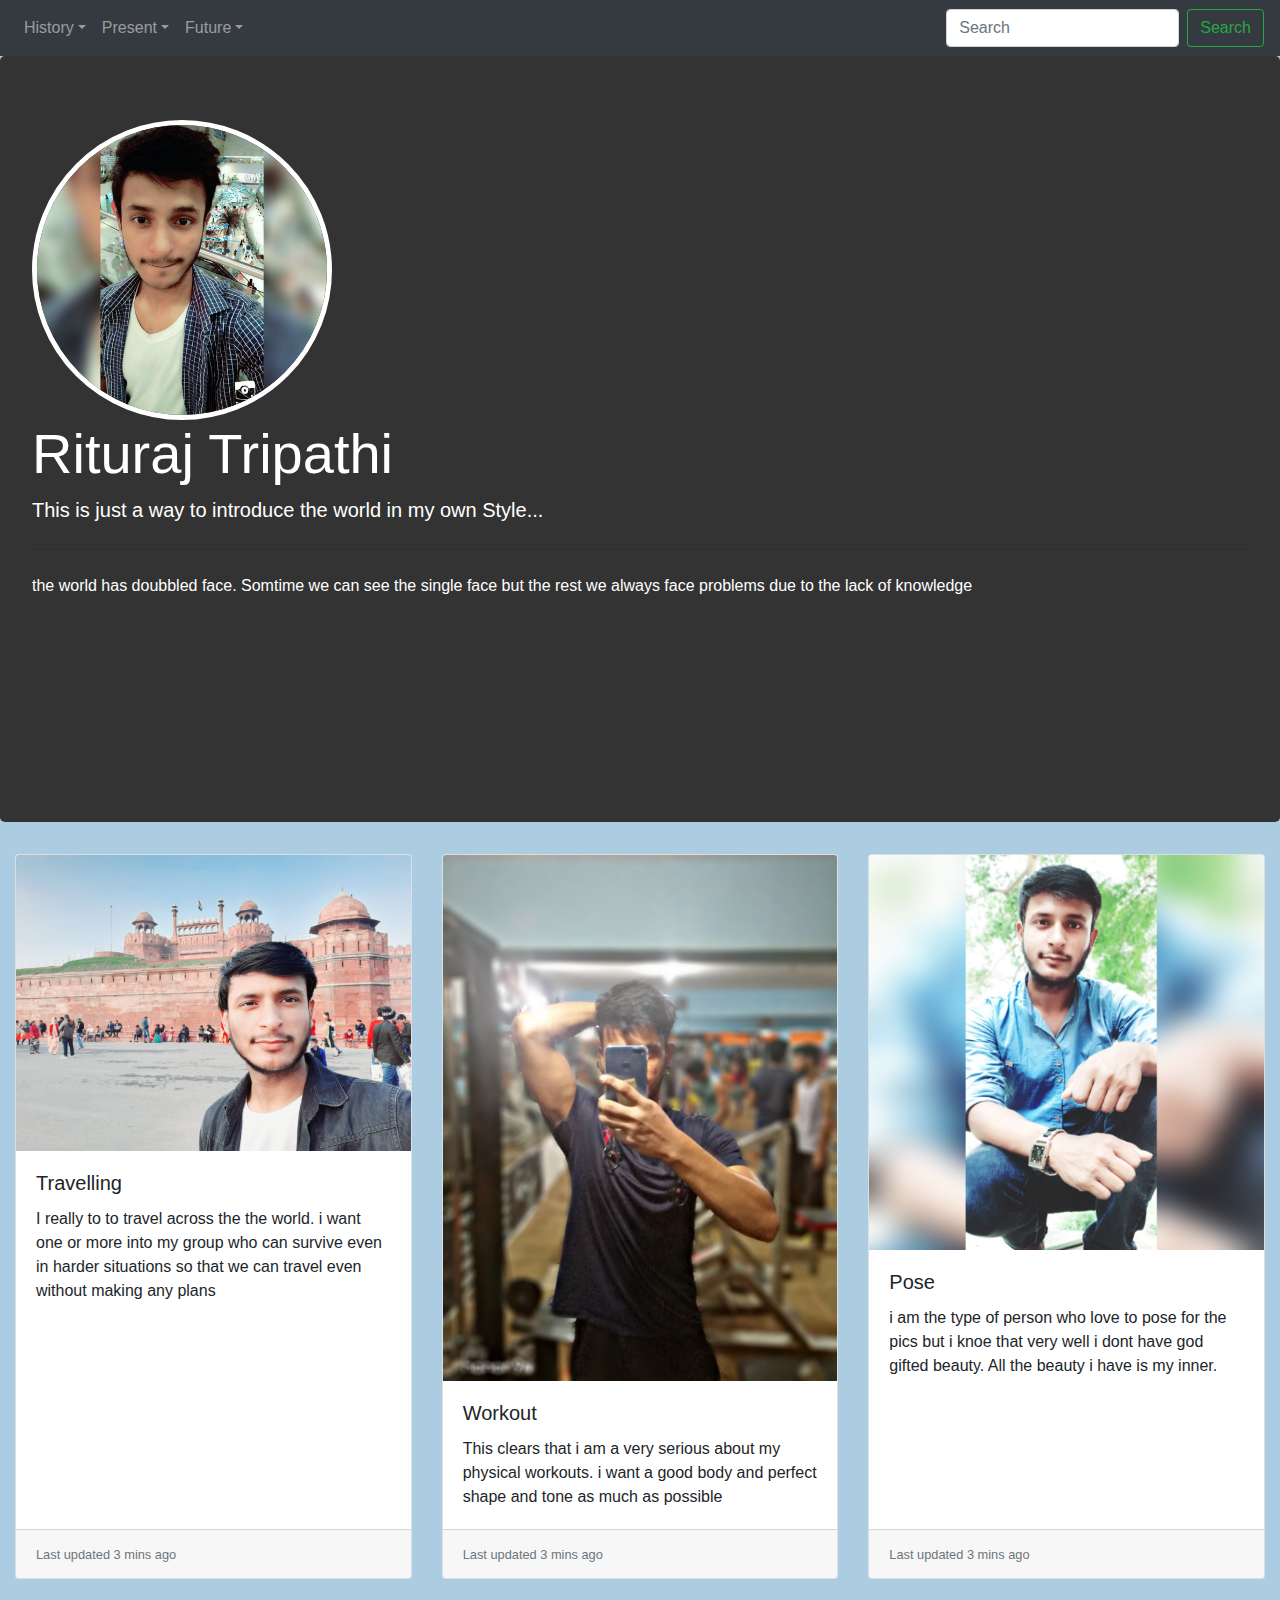
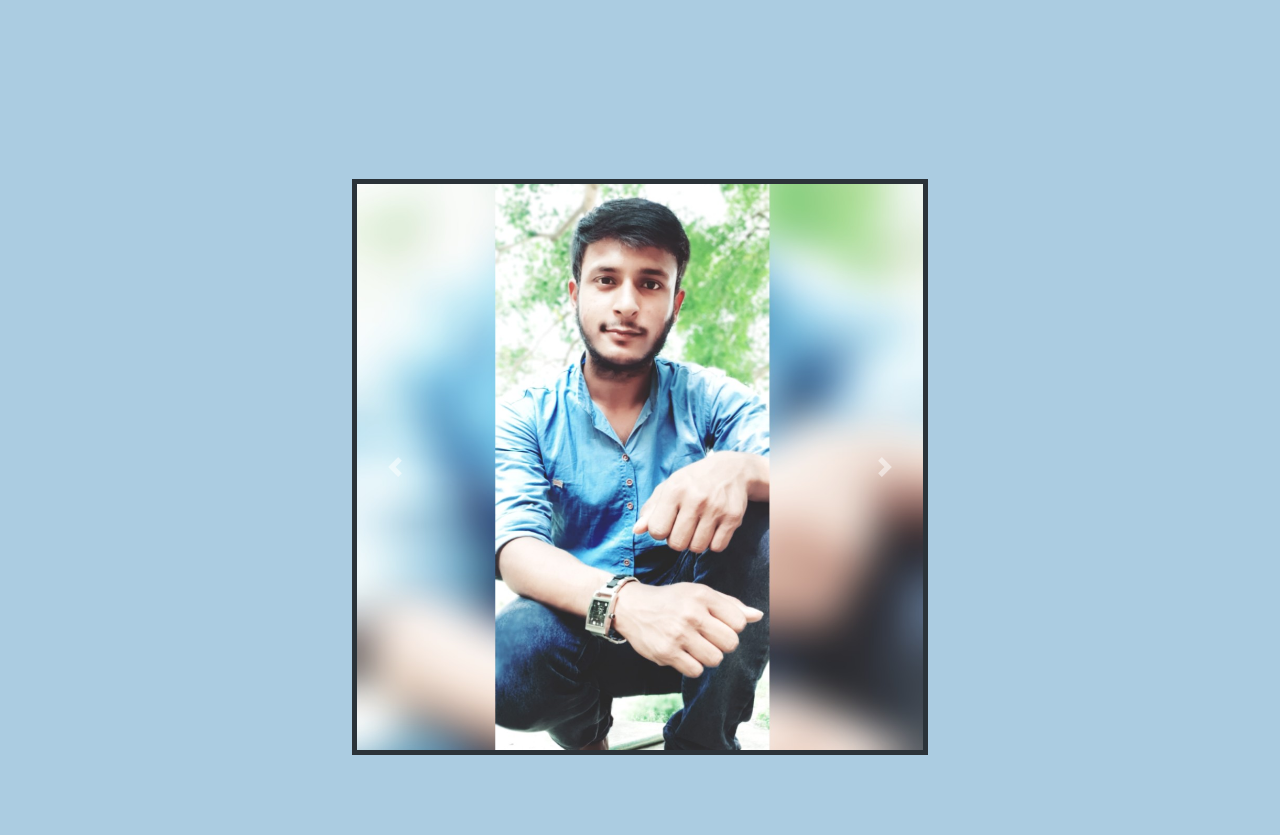
<file: ideal.html>
<!doctype html>
<html lang="en">

<head>
  <!-- Required meta tags -->
  <meta charset="utf-8">
  <meta name="viewport" content="width=device-width, initial-scale=1, shrink-to-fit=no">
  <!-- Bootstrap CSS -->
  <link rel="stylesheet" href="https://stackpath.bootstrapcdn.com/bootstrap/4.4.1/css/bootstrap.min.css"
    integrity="sha384-Vkoo8x4CGsO3+Hhxv8T/Q5PaXtkKtu6ug5TOeNV6gBiFeWPGFN9MuhOf23Q9Ifjh" crossorigin="anonymous">
  <link rel="stylesheet" href="rituraj.css">
  <title>Rituraj</title>
</head>

<body class="style">
  <nav class="navbar navbar-expand-lg navbar-dark bg-dark">

    <div class="collapse navbar-collapse" id="navbarSupportedContent">
      <ul class="navbar-nav mr-auto">
        <li class="nav-item dropdown">
          <a class="nav-link dropdown-toggle" data-toggle="dropdown" href="#" role="button" aria-haspopup="true"
            aria-expanded="false">History</a>
          <div class="dropdown-menu">
            <a class="dropdown-item" href="#Expectations">Expectations</a>
            <a class="dropdown-item" href="#Reality">Reality</a>
        <li class="nav-item dropdown">
          <a class="nav-link dropdown-toggle" href="#" id="navbarDropdown" role="button" data-toggle="dropdown"
            aria-haspopup="true" aria-expanded="false">Present</a>
          <div class="dropdown-menu" aria-labelledby="dropdownMenu2">
            <button class="dropdown-item" type="button" href="html.html">Expectations</button>
            <button class="dropdown-item" type="button">Reality</button>
        <li class="nav-item dropdown">
          <a class="nav-link dropdown-toggle" href="#" id="navbarDropdown" role="button" data-toggle="dropdown"
            aria-haspopup="true" aria-expanded="false">Future</a>
          <div class="dropdown-menu" aria-labelledby="dropdownMenu3">
            <button class="dropdown-item" type="button">Expectations</button>
            <button class="dropdown-item" type="button">Reality</button>
          </div>
        </li>
      </ul>

      <form class="form-inline my-2 my-lg-0 text-center">
        <input class="form-control mr-sm-2" type="search" placeholder="Search" aria-label="Search">
        <button class="btn btn-outline-success my-2 my-sm-0" type="submit">Search</button>
        <link text-center href="rituraj.css" rel="stylesheet text-center">
      </form>

    </div>
  </nav>
  <div class="jumbotron ">
    <img class="circleimage" src="trip.jpg">
    <h1 class="display-4"><b> Rituraj Tripathi </b></h1>
    <p class="lead">This is just a way to introduce the world in my own Style...</p>
    <hr class="my-4">
    <p>the world has doubbled face. Somtime we can see the single face but the rest we always face problems due to the
      lack of knowledge</p>
    <br><br><br><br><br><br>
  </div>
  <div class="card-deck">
    <div class="card">
      <img src="2.jpg" class="card-img-top" alt="travelling">
      <div class="card-body">
        <h5 class="card-title">Travelling</h5>
        <p class="card-text">I really to to travel across the the world. i want one or more into my group who can
          survive even in harder situations so that we can travel even without making any plans</p>
      </div>
      <div class="card-footer">
        <small class="text-muted">Last updated 3 mins ago</small>
      </div>
    </div>
    <div class="card">
      <img src="4.jpg" class="card-img-top" alt="workout">
      <div class="card-body">
        <h5 class="card-title">Workout</h5>
        <p class="card-text">This clears that i am a very serious about my physical workouts. i want a good body and
          perfect shape and tone as much as possible</p>
      </div>
      <div class="card-footer">
        <small class="text-muted">Last updated 3 mins ago</small>
      </div>
    </div>
    <div class="card">
      <img src="1.jpg" class="card-img-top" alt="..pose">
      <div class="card-body">
        <h5 class="card-title">Pose</h5>
        <p class="card-text">i am the type of person who love to pose for the pics but i knoe that very well i dont have
          god gifted beauty. All the beauty i have is my inner.</p>
      </div>
      <div class="card-footer">
        <small class="text-muted">Last updated 3 mins ago</small>
      </div>
    </div>
  </div>
  <br><br><br><br><br>
  <div id="carouselExampleControls" class="carousel slide" data-ride="carousel">
    <div class="carousel-inner">
      <div class="carousel-item active">
        <img src="1.jpg" class="d-block w-100" alt="...">
      </div>
      <div class="carousel-item">
        <img src="2.jpg" class="d-block w-100" alt="...">
      </div>
      <div class="carousel-item">
        <img src="3.jpg" class="d-block w-100" alt="...">
      </div>
    </div>
    <a class="carousel-control-prev" href="#carouselExampleControls" role="button" data-slide="prev">
      <span class="carousel-control-prev-icon" aria-hidden="true"></span>
      <span class="sr-only">Previous</span>
    </a>
    <a class="carousel-control-next" href="#carouselExampleControls" role="button" data-slide="next">
      <span class="carousel-control-next-icon" aria-hidden="true"></span>
      <span class="sr-only">Next</span>
    </a>

  </div>
</body>
<script src="https://code.jquery.com/jquery-3.4.1.slim.min.js"
  integrity="sha384-J6qa4849blE2+poT4WnyKhv5vZF5SrPo0iEjwBvKU7imGFAV0wwj1yYfoRSJoZ+n" crossorigin="anonymous"></script>
<script src="https://cdn.jsdelivr.net/npm/popper.js@1.16.0/dist/umd/popper.min.js"
  integrity="sha384-Q6E9RHvbIyZFJoft+2mJbHaEWldlvI9IOYy5n3zV9zzTtmI3UksdQRVvoxMfooAo" crossorigin="anonymous"></script>
<script src="https://stackpath.bootstrapcdn.com/bootstrap/4.4.1/js/bootstrap.min.js"
  integrity="sha384-wfSDF2E50Y2D1uUdj0O3uMBJnjuUD4Ih7YwaYd1iqfktj0Uod8GCExl3Og8ifwB6" crossorigin="anonymous"></script>

</html>
</file>
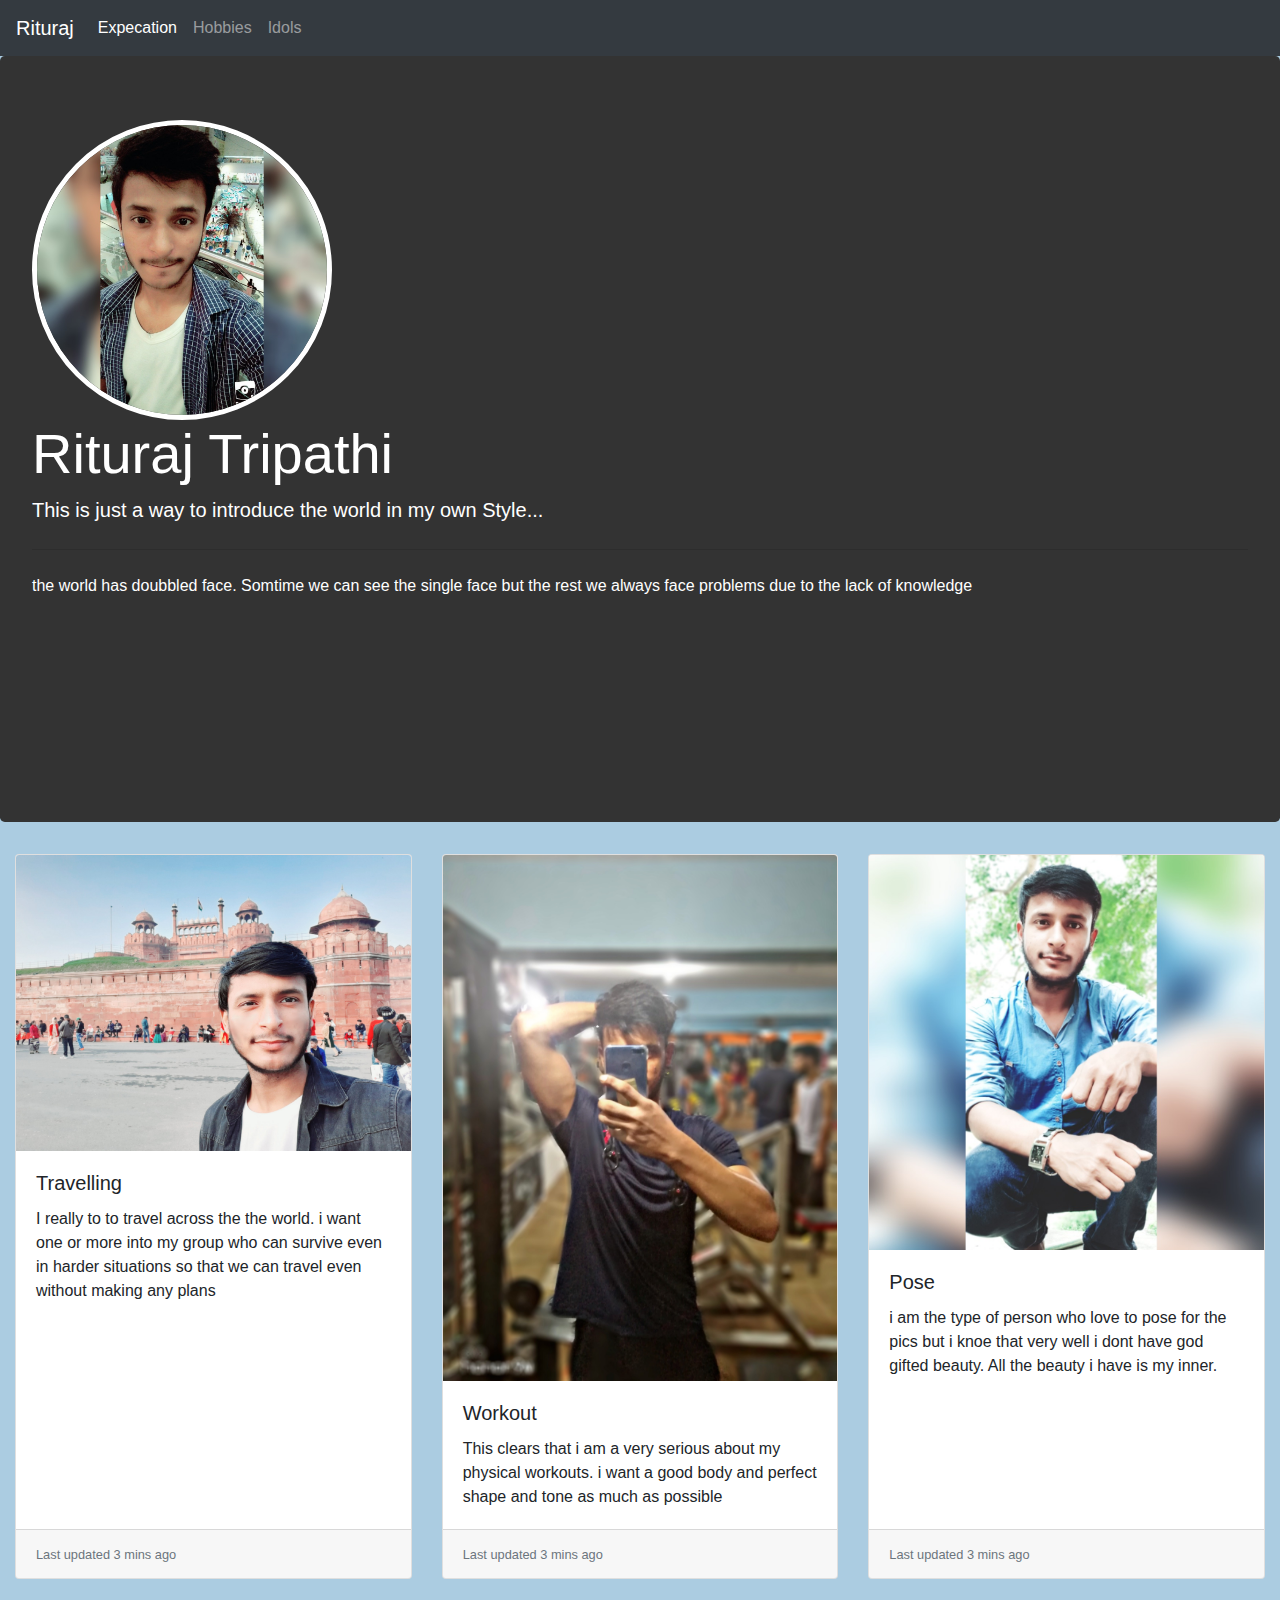
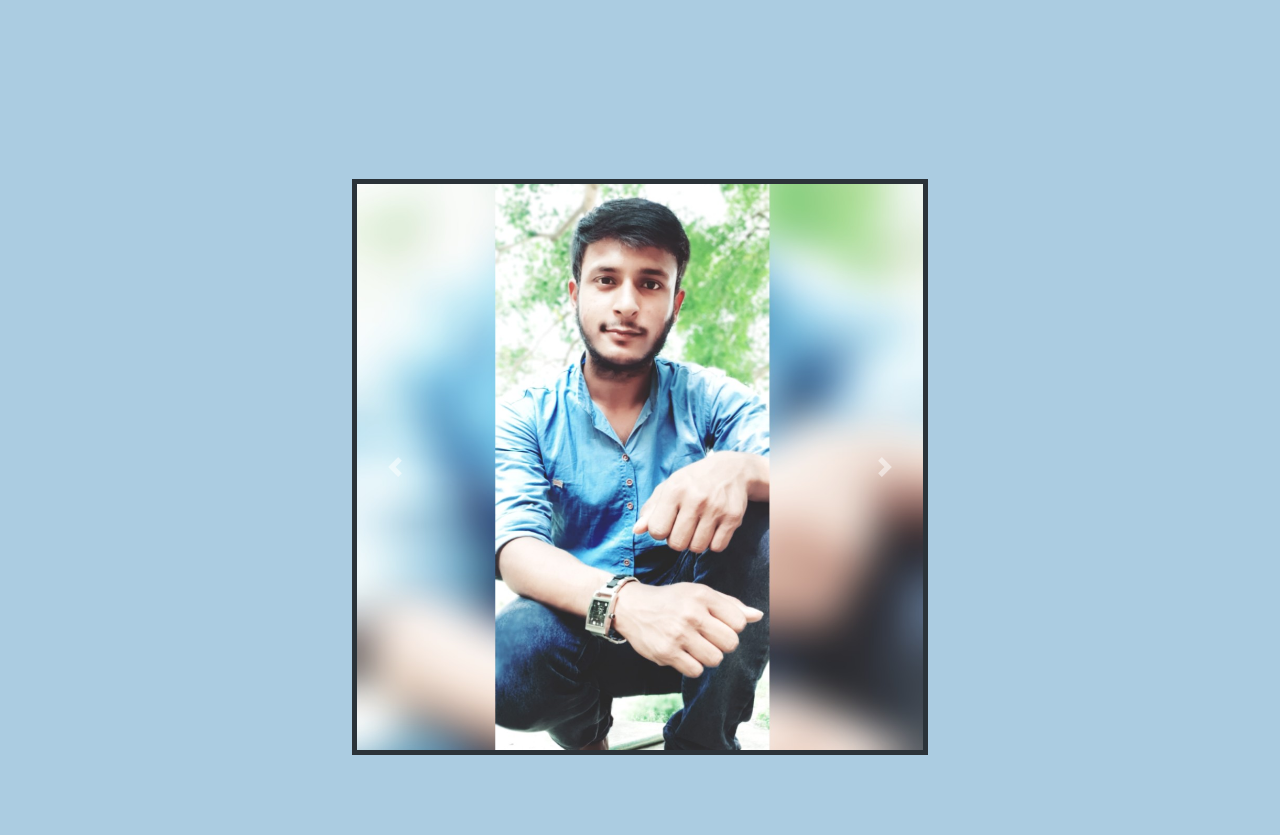
<file: idols.html>
<!doctype html>
<html lang="en">

<head>
  <!-- Required meta tags -->
  <meta charset="utf-8">
  <meta name="viewport" content="width=device-width, initial-scale=1, shrink-to-fit=no">
  <!-- Bootstrap CSS -->
  <link rel="stylesheet" href="https://stackpath.bootstrapcdn.com/bootstrap/4.4.1/css/bootstrap.min.css"
    integrity="sha384-Vkoo8x4CGsO3+Hhxv8T/Q5PaXtkKtu6ug5TOeNV6gBiFeWPGFN9MuhOf23Q9Ifjh" crossorigin="anonymous">
  <link rel="stylesheet" href="rituraj.css">
  <link href="https://fonts.googleapis.com/css?family=Quicksand&display=swap" rel="stylesheet">
  <title>Rituraj</title>
</head>

<body class="style">
  <nav class="navbar navbar-expand-lg navbar-dark bg-dark">
    <a class="navbar-brand" href="index.html">Rituraj</a>
    <button class="navbar-toggler" type="button" data-toggle="collapse" data-target="#navbarNav"
      aria-controls="navbarNav" aria-expanded="false" aria-label="Toggle navigation">
      <span class="navbar-toggler-icon"></span>
    </button>
    <div class="collapse navbar-collapse" id="navbarNav">
      <ul class="navbar-nav">
        <li class="nav-item active">
          <a class="nav-link" href="histexpetion.html">Expecation</a>
        </li>
        <li class="nav-item">
          <a class="nav-link" href="hobbies.html">Hobbies</a>
        </li>
        <li class="nav-item">
          <a class="nav-link" href="html.html">Idols</a>
        </li>
      </ul>
  </nav>

  <div class="jumbotron ">
    <img class="circleimage" src="trip.jpg">
    <h1 class="display-4"><b> Rituraj Tripathi </b></h1>
    <p class="lead">This is just a way to introduce the world in my own Style...</p>
    <hr class="my-4">
    <p>the world has doubbled face. Somtime we can see the single face but the rest we always face problems due to the
      lack of knowledge</p>
    <br><br><br><br><br><br>
  </div>
  <div class="card-deck">
    <div class="card">
      <img src="2.jpg" class="card-img-top" alt="travelling">
      <div class="card-body">
        <h5 class="card-title">Travelling</h5>
        <p class="card-text">I really to to travel across the the world. i want one or more into my group who can
          survive even in harder situations so that we can travel even without making any plans</p>
      </div>
      <div class="card-footer">
        <small class="text-muted">Last updated 3 mins ago</small>
      </div>
    </div>
    <div class="card">
      <img src="4.jpg" class="card-img-top" alt="workout">
      <div class="card-body">
        <h5 class="card-title">Workout</h5>
        <p class="card-text">This clears that i am a very serious about my physical workouts. i want a good body and
          perfect shape and tone as much as possible</p>
      </div>
      <div class="card-footer">
        <small class="text-muted">Last updated 3 mins ago</small>
      </div>
    </div>
    <div class="card">
      <img src="1.jpg" class="card-img-top" alt="..pose">
      <div class="card-body">
        <h5 class="card-title">Pose</h5>
        <p class="card-text">i am the type of person who love to pose for the pics but i knoe that very well i dont have
          god gifted beauty. All the beauty i have is my inner.</p>
      </div>
      <div class="card-footer">
        <small class="text-muted">Last updated 3 mins ago</small>
      </div>
    </div>
  </div>
  <br><br><br><br><br>
  <div id="carouselExampleControls" class="carousel slide" data-ride="carousel">
    <div class="carousel-inner">
      <div class="carousel-item active">
        <img src="1.jpg" class="d-block w-100" alt="...">
      </div>
      <div class="carousel-item">
        <img src="2.jpg" class="d-block w-100" alt="...">
      </div>
      <div class="carousel-item">
        <img src="3.jpg" class="d-block w-100" alt="...">
      </div>
    </div>
    <a class="carousel-control-prev" href="#carouselExampleControls" role="button" data-slide="prev">
      <span class="carousel-control-prev-icon" aria-hidden="true"></span>
      <span class="sr-only">Previous</span>
    </a>
    <a class="carousel-control-next" href="#carouselExampleControls" role="button" data-slide="next">
      <span class="carousel-control-next-icon" aria-hidden="true"></span>
      <span class="sr-only">Next</span>
    </a>

  </div>
</body>
<script src="https://code.jquery.com/jquery-3.4.1.slim.min.js"
  integrity="sha384-J6qa4849blE2+poT4WnyKhv5vZF5SrPo0iEjwBvKU7imGFAV0wwj1yYfoRSJoZ+n" crossorigin="anonymous"></script>
<script src="https://cdn.jsdelivr.net/npm/popper.js@1.16.0/dist/umd/popper.min.js"
  integrity="sha384-Q6E9RHvbIyZFJoft+2mJbHaEWldlvI9IOYy5n3zV9zzTtmI3UksdQRVvoxMfooAo" crossorigin="anonymous"></script>
<script src="https://stackpath.bootstrapcdn.com/bootstrap/4.4.1/js/bootstrap.min.js"
  integrity="sha384-wfSDF2E50Y2D1uUdj0O3uMBJnjuUD4Ih7YwaYd1iqfktj0Uod8GCExl3Og8ifwB6" crossorigin="anonymous"></script>

</html>
</file>
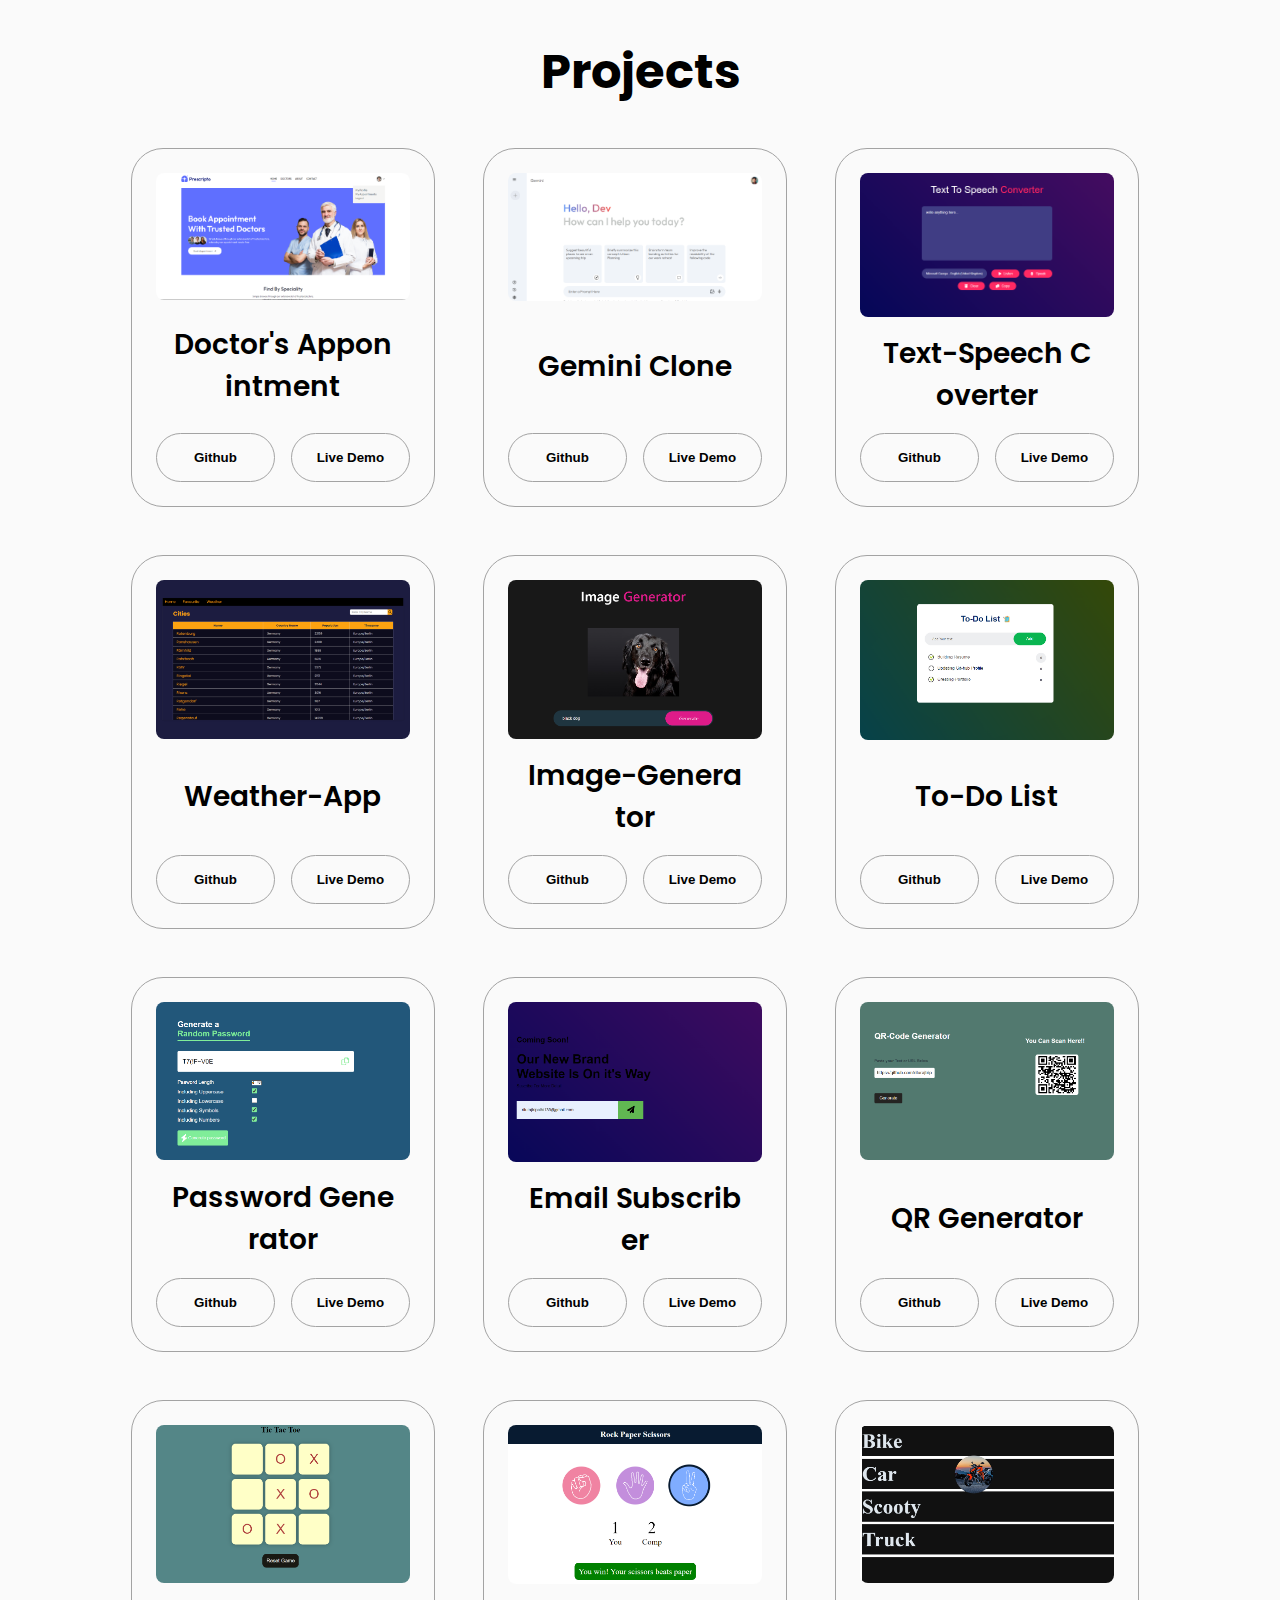
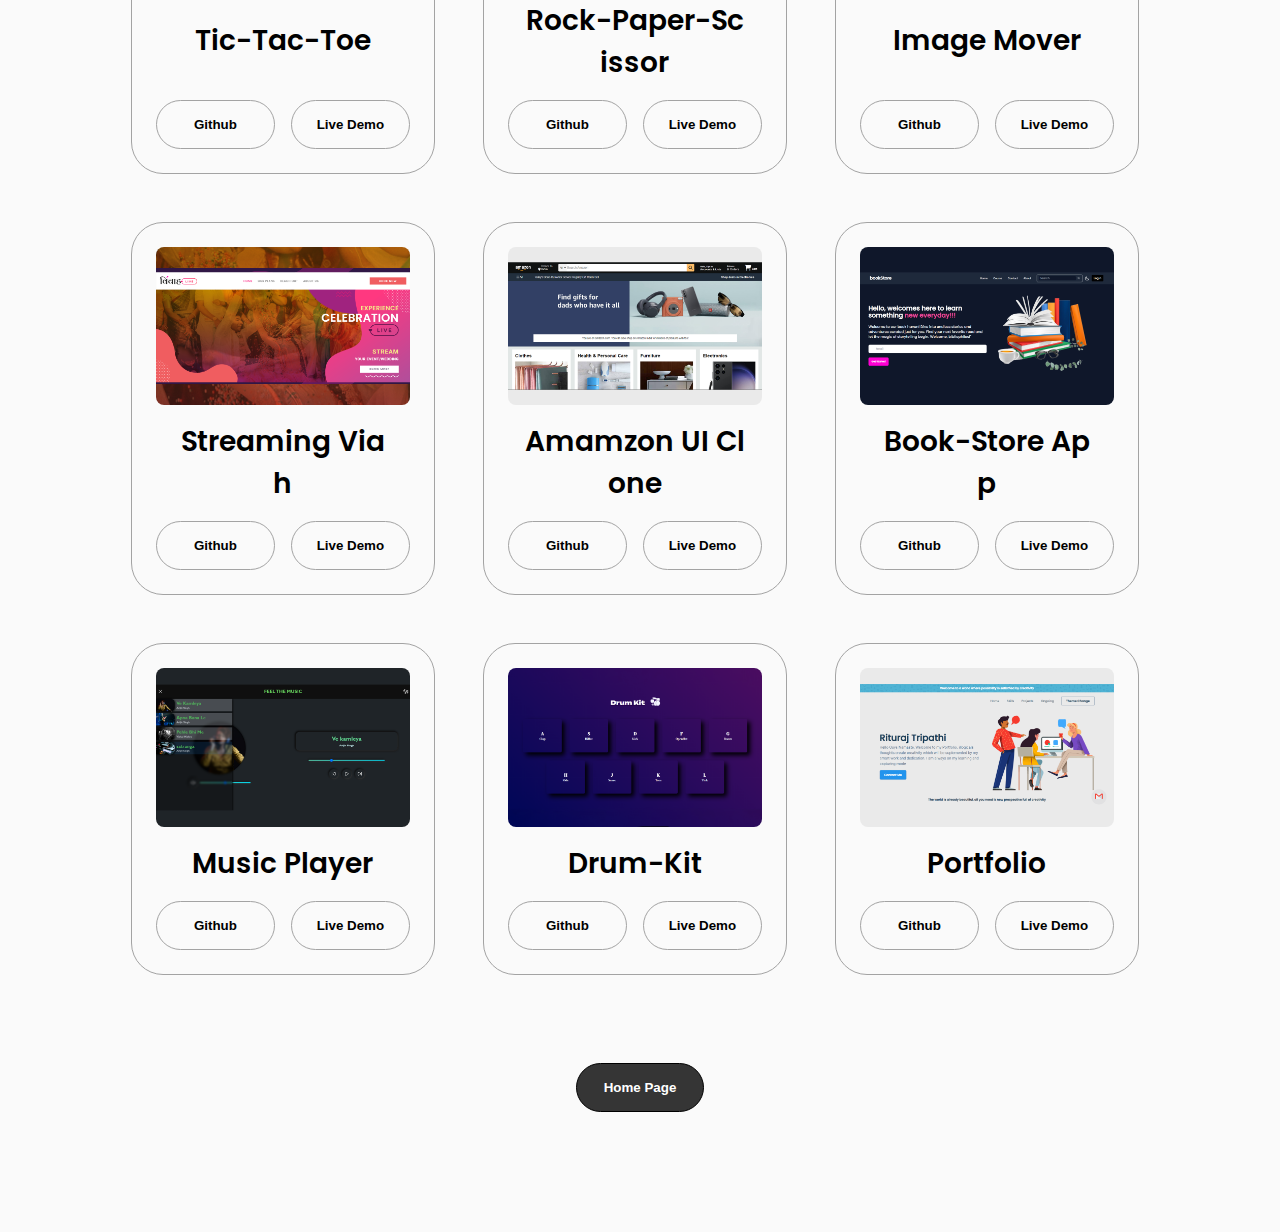
<file: project.html>
<!DOCTYPE html>
<html lang="en">
<head>
  <meta charset="UTF-8">
  <meta name="viewport" content="width=device-width, initial-scale=1.0">
  <title>Document</title>
  <link rel="stylesheet" href="project.css">
  <link rel="stylesheet" href="mediaqueries.css">
</head>
<body>
  
  <section id="projects" >
    <h1 class="title">Projects</h1>
    <div class="experience-details-container">
      <div class="about-containers">
        <div class="details-container color-container">
          <div class="article-container">
            <img
              src="./assets/doctor.png"
              alt="Project 1"
              class="project-img"
            />
          </div>
          <h2 class="experience-sub-title project-title">Doctor's Apponintment</h2>
          <div class="btn-container">
            <button
              class="btn btn-color-2 project-btn"
              onclick="location.href='https://github.com/riturajtripathi139/Doctor-s-Appointment.git'"
            >
              Github
            </button>
            <button
              class="btn btn-color-2 project-btn"
              onclick="alert('Currently, Under Maintainence!')"
            >
              Live Demo
            </button>
          </div>
        </div>
        <div class="details-container color-container">
          <div class="article-container">
            <img
              src="./assets/gemini.png"
              alt="Project 2"
              class="project-img"
            />
          </div>
          <h2 class="experience-sub-title project-title">Gemini Clone</h2>
          <div class="btn-container">
            <button
              class="btn btn-color-2 project-btn"
              onclick="location.href='https://github.com/riturajtripathi139/Gemini-Clone.git'"
            >
              Github
            </button>
            <button
              class="btn btn-color-2 project-btn"
              onclick="location.href='https://riturajtripathi139.github.io/Gemini-Clone/'"
            >
              Live Demo
            </button>
          </div>
        </div>
        <div class="details-container color-container">
          <div class="article-container">
            <img
              src="./assets/text-speech.png"
              alt="Project 2"
              class="project-img"
            />
          </div>
          <h2 class="experience-sub-title project-title">Text-Speech Coverter</h2>
          <div class="btn-container">
            <button
              class="btn btn-color-2 project-btn"
              onclick="location.href='https:https://github.com/riturajtripathi139/text-andspeech.git'"
            >
              Github
            </button>
            <button
              class="btn btn-color-2 project-btn"
              onclick="location.href='https://riturajtripathi139.github.io/text-andspeech/'"
            >
              Live Demo
            </button>
          </div>
        </div>
        <div class="details-container color-container">
          <div class="article-container">
            <img
              src="./assets/weather.png"
              alt="Project 1"
              class="project-img"
            />
          </div>
          <h2 class="experience-sub-title project-title">Weather-App</h2>
          <div class="btn-container">
            <button
              class="btn btn-color-2 project-btn"
              onclick="location.href='https://github.com/riturajtripathi139/Doctor-s-Appointment.git'"
            >
              Github
            </button>
            <button
              class="btn btn-color-2 project-btn"
              onclick="alert('Currently, Under Maintainence!')"
            >
              Live Demo
            </button>
          </div>
        </div>
        <div class="details-container color-container">
          <div class="article-container">
            <img
              src="./assets/Image-Generaor.png"
              alt="Project 2"
              class="project-img"
            />
          </div>
          <h2 class="experience-sub-title project-title">Image-Generator</h2>
          <div class="btn-container">
            <button
              class="btn btn-color-2 project-btn"
              onclick="location.href='https://github.com/riturajtripathi139/Gemini-Clone.git'"
            >
              Github
            </button>
            <button
              class="btn btn-color-2 project-btn"
              onclick="location.href='https://riturajtripathi139.github.io/Gemini-Clone/'"
            >
              Live Demo
            </button>
          </div>
        </div>
        <div class="details-container color-container">
          <div class="article-container">
            <img
              src="./assets/Todo.png"
              alt="Project 2"
              class="project-img"
            />
          </div>
          <h2 class="experience-sub-title project-title">To-Do List</h2>
          <div class="btn-container">
            <button
              class="btn btn-color-2 project-btn"
              onclick="location.href='https:https://github.com/riturajtripathi139/text-andspeech.git'"
            >
              Github
            </button>
            <button
              class="btn btn-color-2 project-btn"
              onclick="location.href='https://riturajtripathi139.github.io/text-andspeech/'"
            >
              Live Demo
            </button>
          </div>
        </div>
        <div class="details-container color-container">
          <div class="article-container">
            <img
              src="./assets/Password.png"
              alt="Project 1"
              class="project-img"
            />
          </div>
          <h2 class="experience-sub-title project-title">Password Generator</h2>
          <div class="btn-container">
            <button
              class="btn btn-color-2 project-btn"
              onclick="location.href='https://github.com/riturajtripathi139/Doctor-s-Appointment.git'"
            >
              Github
            </button>
            <button
              class="btn btn-color-2 project-btn"
              onclick="alert('Currently, Under Maintainence!')"
            >
              Live Demo
            </button>
          </div>
        </div>
        <div class="details-container color-container">
          <div class="article-container">
            <img
              src="./assets/Email-Subscribe.png"
              alt="Project 2"
              class="project-img"
            />
          </div>
          <h2 class="experience-sub-title project-title">Email Subscriber</h2>
          <div class="btn-container">
            <button
              class="btn btn-color-2 project-btn"
              onclick="location.href='https://github.com/riturajtripathi139/Gemini-Clone.git'"
            >
              Github
            </button>
            <button
              class="btn btn-color-2 project-btn"
              onclick="location.href='https://riturajtripathi139.github.io/Gemini-Clone/'"
            >
              Live Demo
            </button>
          </div>
        </div>
        <div class="details-container color-container">
          <div class="article-container">
            <img
              src="./assets/QR.png"
              alt="Project 2"
              class="project-img"
            />
          </div>
          <h2 class="experience-sub-title project-title">QR Generator </h2>
          <div class="btn-container">
            <button
              class="btn btn-color-2 project-btn"
              onclick="location.href='https:https://github.com/riturajtripathi139/text-andspeech.git'"
            >
              Github
            </button>
            <button
              class="btn btn-color-2 project-btn"
              onclick="location.href='https://riturajtripathi139.github.io/text-andspeech/'"
            >
              Live Demo
            </button>
          </div>
        </div>
        <div class="details-container color-container">
          <div class="article-container">
            <img
              src="./assets/Tic-Tac.png"
              alt="Project 1"
              class="project-img"
            />
          </div>
          <h2 class="experience-sub-title project-title">Tic-Tac-Toe</h2>
          <div class="btn-container">
            <button
              class="btn btn-color-2 project-btn"
              onclick="location.href='https://github.com/riturajtripathi139/Doctor-s-Appointment.git'"
            >
              Github
            </button>
            <button
              class="btn btn-color-2 project-btn"
              onclick="alert('Currently, Under Maintainence!')"
            >
              Live Demo
            </button>
          </div>
        </div>
        <div class="details-container color-container">
          <div class="article-container">
            <img
              src="./assets/Rock.png"
              alt="Project 2"
              class="project-img"
            />
          </div>
          <h2 class="experience-sub-title project-title">Rock-Paper-Scissor</h2>
          <div class="btn-container">
            <button
              class="btn btn-color-2 project-btn"
              onclick="location.href='https://github.com/riturajtripathi139/Gemini-Clone.git'"
            >
              Github
            </button>
            <button
              class="btn btn-color-2 project-btn"
              onclick="location.href='https://riturajtripathi139.github.io/Gemini-Clone/'"
            >
              Live Demo
            </button>
          </div>
        </div>
        <div class="details-container color-container">
          <div class="article-container">
            <img
              src="./assets/Image-Move.png"
              alt="Project 2"
              class="project-img"
            />
          </div>
          <h2 class="experience-sub-title project-title">Image Mover</h2>
          <div class="btn-container">
            <button
              class="btn btn-color-2 project-btn"
              onclick="location.href='https:https://github.com/riturajtripathi139/text-andspeech.git'"
            >
              Github
            </button>
            <button
              class="btn btn-color-2 project-btn"
              onclick="location.href='https://riturajtripathi139.github.io/text-andspeech/'"
            >
              Live Demo
            </button>
          </div>
        </div>
        <div class="details-container color-container">
          <div class="article-container">
            <img
              src="./assets/Vivah.png"
              alt="Project 1"
              class="project-img"
            />
          </div>
          <h2 class="experience-sub-title project-title">Streaming Viah</h2>
          <div class="btn-container">
            <button
              class="btn btn-color-2 project-btn"
              onclick="location.href='https://github.com/riturajtripathi139/Doctor-s-Appointment.git'"
            >
              Github
            </button>
            <button
              class="btn btn-color-2 project-btn"
              onclick="alert('Currently, Under Maintainence!')"
            >
              Live Demo
            </button>
          </div>
        </div>
        <div class="details-container color-container">
          <div class="article-container">
            <img
              src="./assets/Amazon.png"
              alt="Project 2"
              class="project-img"
            />
          </div>
          <h2 class="experience-sub-title project-title">Amamzon UI Clone</h2>
          <div class="btn-container">
            <button
              class="btn btn-color-2 project-btn"
              onclick="location.href='https://github.com/riturajtripathi139/Gemini-Clone.git'"
            >
              Github
            </button>
            <button
              class="btn btn-color-2 project-btn"
              onclick="location.href='https://riturajtripathi139.github.io/Gemini-Clone/'"
            >
              Live Demo
            </button>
          </div>
        </div>
        <div class="details-container color-container">
          <div class="article-container">
            <img
              src="./assets/Book-Store.png"
              alt="Project 2"
              class="project-img"
            />
          </div>
          <h2 class="experience-sub-title project-title">Book-Store App</h2>
          <div class="btn-container">
            <button
              class="btn btn-color-2 project-btn"
              onclick="location.href='https://github.com/riturajtripathi139/Gemini-Clone.git'"
            >
              Github
            </button>
            <button
              class="btn btn-color-2 project-btn"
              onclick="location.href='https://riturajtripathi139.github.io/Gemini-Clone/'"
            >
              Live Demo
            </button>
          </div>
        </div>
        <div class="details-container color-container">
          <div class="article-container">
            <img
              src="./assets/Music Player.png"
              alt="Project 2"
              class="project-img"
            />
          </div>
          <h2 class="experience-sub-title project-title">Music Player</h2>
          <div class="btn-container">
            <button
              class="btn btn-color-2 project-btn"
              onclick="location.href='https:https://github.com/riturajtripathi139/text-andspeech.git'"
            >
              Github
            </button>
            <button
              class="btn btn-color-2 project-btn"
              onclick="location.href='https://riturajtripathi139.github.io/text-andspeech/'"
            >
              Live Demo
            </button>
          </div>
        </div>
        <div class="details-container color-container">
          <div class="article-container">
            <img
              src="./assets/Drum-Kit.png"
              alt="Project 2"
              class="project-img"
            />
          </div>
          <h2 class="experience-sub-title project-title">Drum-Kit</h2>
          <div class="btn-container">
            <button
              class="btn btn-color-2 project-btn"
              onclick="location.href='https:https://github.com/riturajtripathi139/text-andspeech.git'"
            >
              Github
            </button>
            <button
              class="btn btn-color-2 project-btn"
              onclick="location.href='https://riturajtripathi139.github.io/text-andspeech/'"
            >
              Live Demo
            </button>
          </div>
        </div>
        <div class="details-container color-container">
          <div class="article-container">
            <img
              src="assets/Portfolio.png"
              alt="Project 3"
              class="project-img"
            />
          </div>
          <h2 class="experience-sub-title project-title">Portfolio</h2>
          <div class="btn-container">
            <button
              class="btn btn-color-2 project-btn"
              onclick="location.href='https://github.com/riturajtripathi139/WeatherAppp.git'"
            >
              Github
            </button>
            <button
              class="btn btn-color-2 project-btn"
              onclick="location.href='https://weatherappp-2wta.onrender.com/'"
            >
              Live Demo
            </button>
          </div>
        </div>
      </div>
    </div>
    
    <img
      src="./assets/arrow.png"
      alt="Arrow icon"
      class="icon arrow"
      onclick="location.href='./#contact'"
    />
    <div class="extend">
      <button class="btn btn-color-1" onclick="location.href='index.html'" style="margin-bottom: 40px;">
        Home Page
      </button>
  
    </div>
  </section>
</body>
</html>
</file>
<file: style.css>
/* GENERAL */

@import url("https://fonts.googleapis.com/css2?family=Poppins:wght@300;400;500;600&display=swap");

* {
  margin: 0;
  padding: 0;
  box-sizing: border-box;
}

:root {
  --primary-color: #fff;
  --secondary-color: #000;
  --tertiary-color: #555;
  --background-color: #fafafa;
  --border-color: rgb(163, 163, 163);
}

.dark-theme {
  --primary-color: #b7b5b5;
  --secondary-color: #fff;
  --tertiary-color: #eaeaea;
  --background-color: #333;
  --border-color: rgb(100, 100, 100);
}

body {
  font-family: "Poppins", sans-serif;
  background-color: var(--background-color);
  color: var(--secondary-color);
  transition: 1000ms;
  overflow-x: hidden;
}

html {
  scroll-behavior: smooth;
}

p {
  color: var(--secondary-color);
}

/* TRANSITION */

a,
.btn {
  transition: all 300ms ease;
}

/* DESKTOP NAV */

nav,
.nav-links {
  display: flex;
}

nav {
  justify-content: space-around;
  align-items: center;
  height: 12vh;
}

.nav-links {
  gap: 2rem;
  list-style: none;
  font-size: 1.5rem;
}

a {
  color: var(--secondary-color);
  text-decoration: none;
  text-decoration-color: var(--tertiary-color);
}

a:hover {
  color: var(--tertiary-color);
  text-decoration: underline;
  text-underline-offset: 1rem;
  text-decoration-color: var(--tertiary-color);
}

.logo {
  font-size: 2rem;
  background: -webkit-linear-gradient(16deg, #4b90ff,#ff5546);
  -webkit-background-clip: text;
  -webkit-text-fill-color: transparent;
  font-weight: 700;
}

.logo:hover {
  cursor: default;
}

/* HAMBURGER MENU */

#hamburger-nav {
  display: none;
}

.hamburger-menu {
  position: relative;
  display: inline-block;
}

.hamburger-icon {
  display: flex;
  flex-direction: column;
  justify-content: space-between;
  height: 24px;
  width: 30px;
  cursor: pointer;
}

.hamburger-icon span {
  width: 100%;
  height: 2px;
  background-color: var(--secondary-color);
  transition: all 0.3 ease-in-out;
}

.menu-links {
  position: absolute;
  top: 100%;
  right: 0;
  background-color: var(--background-color);
  width: fit-content;
  max-height: 0;
  overflow: hidden;
  transition: all 0.3 ease-in-out;
}

.light{
  display: flex;
  justify-content:center;
  align-items: center;
}

.toggle-btn {
  font-size: 1.5rem;
  margin-left: 9rem;
  display: flex;
  align-items: center;
  gap: 0.2rem;
  justify-content: center;
  cursor: pointer;
}

#btn-icon {
  width: 1.5rem;
}

.menu-links a {
  display: block;
  padding: 10px;
  text-align: center;
  font-size: 1.5rem;
  color: var(--secondary-color);
  text-decoration: none;
  transition: all 0.3 ease-in-out;
}

.menu-links a:hover {
  background-color: var(--tertiary-color);
}

.menu-links li {
  list-style: none;
}

.menu-links.open {
  max-height: 300px;
}

.hamburger-icon.open span:first-child {
  transform: rotate(45deg) translate(10px, 5px);
}

.hamburger-icon.open span:nth-child(2) {
  opacity: 0;
}

.hamburger-icon.open span:last-child {
  transform: rotate(-45deg) translate(10px, -5px);
}

/* SECTIONS */

section {
  padding: 4vh 10vw;
  min-height: fit-content;
  box-sizing: border-box;
}

.section-container {
  display: flex;
}

/* PROFILE SECTION */

#profile {
  display: flex;
  justify-content: center;
  gap: 7rem;
  height: fit-content;
  margin-bottom: 4rem;
}

.section__pic-container {
  display: flex;
  height: 400px;
  width: 400px;
  margin: auto 0;
}

.section__text {
  align-self: center;
  text-align: center;
  color: var(--secondary-color);
}

.section__text p {
  font-weight: 600;
}

.section__text__p1 {
  text-align: center;
}

.section__text__p2 {
  font-size: 1.75rem;
  margin-bottom: 1rem;
}

#rituraj{
  background: -webkit-linear-gradient(16deg, #4b90ff,#ff5546);
  -webkit-background-clip: text;
  -webkit-text-fill-color: transparent;
}

.title {
  font-size: 3rem;
  text-align: center;
  color: var(--secondary-color);
  margin-bottom: 2rem;
}

#socials-container {
  display: flex;
  justify-content: center;
  margin-top: 1rem;
  gap: 1rem;
}

/* ICONS */

.icon {
  cursor: pointer;
  height: 2rem;
}

/* BUTTONS */

.btn-container {
  display: flex;
  justify-content: center;
  gap: 1rem;
}

.btn {
  font-weight: 600;
  transition: all 300ms ease;
  padding: 1rem;
  width: 8rem;
  border-radius: 2rem;
  background-color: var(--background-color);
}

.btn-color-1,
.btn-color-2 {
  border: var(--secondary-color) 0.1rem solid;
}

.btn-color-1:hover,
.btn-color-2:hover {
  cursor: pointer;
  background-color: var(--secondary-color);
  color: var(--primary-color);
}

.btn-color-1,
.btn-color-2:hover {
  background: rgb(53, 53, 53);
  color: white;
}

.btn-color-1:hover {
  background: rgb(0, 0, 0);
  color: white;
}

.btn-color-2:hover {
  background: #000;
  border: rgb(255, 255, 255) 0.1rem solid;
}

/* ABOUT SECTION */

#about {
  position: relative;
  margin-bottom: 4rem;
}

.about-containers {
  gap: 2rem;
  margin-bottom: 2rem;
  margin-top: 2rem;
}

.about-details-container {
  justify-content: center;
  flex-direction: column;
}

.about-containers,
.about-details-container {
  display: flex;
  flex-wrap: wrap;
}

.about-pic {
  border-radius: 2rem;
}

.arrow {
  position: absolute;
  right: -5rem;
  bottom: 2.5rem;
}

.details-container {
  padding: 1.5rem;
  flex: 1;
  background: var(--background-color);
  border-radius: 2rem;
  border: var(--border-color) 0.1rem solid;
  text-align: center;
}

/* EXPERIENCE SECTION */

#experience {
  position: relative;
  margin-bottom: 4rem;
}

.experience-sub-title {
  color: var(--secondary-color);
  font-weight: 600;
  font-size: 1.75rem;
  margin-bottom: 2rem;
}

.experience-details-container {
  display: flex;
  justify-content: center;
  flex-direction: column;
}

.article-container {
  display: flex;
  text-align: initial;
  flex-wrap: wrap;
  flex-direction: row;
  gap: 2.5rem;
  justify-content: space-around;
}

article {
  display: flex;
  width: 10rem;
  justify-content: space-around;
  gap: 0.5rem;
}

article .icon {
  cursor: default;
}

/* PROJECTS SECTION HOME (2x2 Grid) */

#projects {
  position: relative;
  margin-bottom: 4rem;
}

#projects .about-containers {
  display: grid;
  grid-template-columns: repeat(auto-fit, minmax(300px, 1fr));
  gap: 2rem;
  justify-items: center;
}

#projects .details-container.color-container {
  width: 100%;
  max-width: 350px;
  padding: 1.5rem;
  border-radius: 1rem;
  transition: 0.25s ease;
}

#projects .details-container.color-container:hover {
  transform: scale(1.03);
}

.project-img {
  border-radius: 0.5rem;
  width: 100%;
  height: auto;
  margin-bottom: 1rem;
}

.project-title {
  margin: 1rem 0;
  color: var(--secondary-color);
}

.project-btn {
  color: var(--secondary-color);
  border-color: var(--border-color);
}

.extend{
  display: flex;
  justify-content: center;
  margin-top: 3rem;
  margin-bottom: 5rem;
}

/* CONTACT */

#contact {
  display: flex;
  justify-content: center;
  flex-direction: column;
  padding-bottom: 4rem;
}

.contact-info-upper-container {
  display: flex;
  justify-content: center;
  flex-wrap: wrap;
  border-radius: 2rem;
  border: var(--border-color) 0.1rem solid;
  margin: 2rem auto;
  padding: 1rem;
  gap: 1rem;
}

.contact-info-container {
  display: flex;
  align-items: center;
  justify-content: center;
  gap: 0.5rem;
  margin: 1rem;
}

.contact-info-container p {
  font-size: larger;
  color: var(--secondary-color);
}

.contact-icon {
  cursor: pointer;
}

.email-icon {
  height: 2.5rem;
}
</file>
<file: mediaqueries.css>
@media screen and (max-width: 1400px) {
  #profile {
    height: 83vh;
    margin-bottom: 6rem;
  }
  .about-containers {
    flex-wrap: wrap;
  }
  #contact,
  #projects {
    height: fit-content;
  }
}

@media screen and (max-width: 1200px) {
  #desktop-nav {
    display: none;
  }
  #hamburger-nav {
    display: flex;
  }
  #experience,
  .experience-details-container {
    margin-top: 2rem;
  }
  #profile,
  .section-container {
    display: block;
  }
  .arrow {
    display: none;
  }
  section,
  .section-container {
    height: fit-content;
  }
  section {
    margin: 0 5%;
  }
  .section__pic-container {
    width: 275px;
    height: 275px;
    margin: 0 auto 2rem;
  }
  .about-containers {
    margin-top: 0;
  }
}

@media screen and (max-width: 600px) {
  #contact,
  footer {
    height: 40vh;
  }
  #profile {
    height: 63vh;
    margin-bottom: 0;
  }
  article {
    font-size: 1rem;
  }
  footer nav {
    height: fit-content;
    margin-bottom: 2rem;
  }
  .about-containers,
  .contact-info-upper-container,
  .btn-container{
    flex-wrap: wrap;
  }
  .contact-info-container {
    margin: 0;
  }
  .contact-info-container p,
  .nav-links li a {
    font-size: 1rem;
  }
  .experience-sub-title {
    font-size: 1.25rem;
  }
  .logo {
    font-size: 1.5rem;
  }
  .nav-links {
    flex-direction: column;
    gap: 0.5rem;
    text-align: center;
  }
  .section__pic-container {
    width: auto;
    height: 46vw;
    justify-content: center;
  }
  .section__text__p2 {
    font-size: 1.25rem;
  }
  .title {
    font-size: 2rem;
  }
  .text-container {
    text-align: justify;
  }
  .color-container{
    width: 300px;
  }
}
</file>
<file: rituraj.css>
.circleimage {
width: 300px;
height: 300px;
border-radius: 300px;
border: 5px solid white;
}
.style{
   background-color:rgba(141, 185, 214, 0.733);
}
.card-deck{
   margin: auto;
}
.jumbotron{
   background-color: #333333;
   color: #fff;
}
#carouselExampleControls{
   max-width: 45vmax;
   margin: 5rem auto;
}
.carousel-item img{
   border: 5px solid rgba(0,0,0,0.75);
}
.card {

}
.img{
   height: 3vmax;
   width: 4vmax;
   border-radius: 2rem;
   background-origin: border-box;
}
</file>
<file: project.css>
/* GENERAL */

@import url("https://fonts.googleapis.com/css2?family=Poppins:wght@300;400;500;600&display=swap");

* {
  margin: 0;
  padding: 0;
}

:root {
  --primary-color: #fff;
  --secondary-color: #000;
  --tertiary-color: #555;
  --background-color: #fafafa;
  --border-color: rgb(163, 163, 163);
}

.dark-theme {
  --primary-color: #b7b5b5;
  --secondary-color: #fff;
  --tertiary-color: #eaeaea;
  --background-color: #333;
  --border-color: rgb(100, 100, 100);
}
body {
  font-family: "Poppins", sans-serif;
  background-color: var(--background-color);
  color: var(--secondary-color);
  transition: 1000ms;
  /* max-width: 100vw; */
  overflow-x: hidden;
}

html {
  scroll-behavior: smooth;
}

p {
  color:var(--secondary-color);
}

/* TRANSITION */

a,
.btn {
  transition: all 300ms ease;
}

/* DESKTOP NAV */


nav,
.nav-links {
  display: flex;
}


nav {
  justify-content: space-around;
  align-items: center;
  height: 12vh;
}

.nav-links {
  gap: 2rem;
  list-style: none;
  font-size: 1.5rem;
}

a {
  color: var(--secondary-color);
  text-decoration: none;
  text-decoration-color: var(--tertiary-color);
}

a:hover {
  color: var(--tertiary-color);
  text-decoration: underline;
  text-underline-offset: 1rem;
  text-decoration-color:var(--tertiary-color);
}

.logo {
  font-size: 2rem;
  background: -webkit-linear-gradient(16deg, #4b90ff,#ff5546);
  -webkit-background-clip: text;
  -webkit-text-fill-color: transparent;
  font-weight: 700;
}

.logo:hover {
  cursor: default;
}

/* HAMBURGER MENU */

#hamburger-nav {
  display: none;
}

.hamburger-menu {
  position: relative;
  display: inline-block;
}

.hamburger-icon {
  display: flex;
  flex-direction: column;
  justify-content: space-between;
  height: 24px;
  width: 30px;
  cursor: pointer;
}

.hamburger-icon span {
  width: 100%;
  height: 2px;
  background-color:var(--secondary-color);
  transition: all 0.3 ease-in-out;
}

.menu-links {
  position: absolute;
  top: 100%;
  right: 0;
  background-color: var(--background-color);
  width: fit-content;
  max-height: 0;
  overflow: hidden;
  transition: all 0.3 ease-in-out;
}

.light{
  display: flex;
  justify-content:center;
  align-items: center;
}

.toggle-btn {
  font-size: 1.5rem;
  margin-left: 9rem;
  display: flex;
  align-items: center;
  gap: 0.2rem;
  justify-content: center;
  cursor: pointer;
  /* width: rem; */
}
#btn-icon {
  width: 1.5rem;
}
.menu-links a {
  display: block;
  padding: 10px;
  text-align: center;
  font-size: 1.5rem;
  color:var(--secondary-color);
  text-decoration: none;
  transition: all 0.3 ease-in-out;
}
.menu-links a:hover {
  background-color: var(--tertiary-color);
}


.menu-links li {
  list-style: none;
}

.menu-links.open {
  max-height: 300px;
}

.hamburger-icon.open span:first-child {
  transform: rotate(45deg) translate(10px, 5px);
}

.hamburger-icon.open span:nth-child(2) {
  opacity: 0;
}

.hamburger-icon.open span:last-child {
  transform: rotate(-45deg) translate(10px, -5px);
}

.hamburger-icon span:first-child {
  transform: none;
}

.hamburger-icon span:first-child {
  opacity: 1;
}

.hamburger-icon span:first-child {
  transform: none;
}

/* SECTIONS */

section {
  padding-top: 4vh;
  height: 96vh;
  
  box-sizing: border-box;
  min-height: fit-content;
}

.section-container {
  display: flex;
}

/* PROFILE SECTION */

#profile {
  display: flex;
  justify-content: center;
  gap: 7rem;
  height: fit-content;
}

.section__pic-container {
  display: flex;
  height: 400px;
  width: 400px;
  margin: auto 0;
}

.section__text {
  align-self: center;
  text-align: center;
  color: var(--secondary-color);
}

.section__text p {
  font-weight: 600;
}

.section__text__p1 {
  text-align: center;
}

.section__text__p2 {
  font-size: 1.75rem;
  margin-bottom: 1rem;
}
#rituraj{
  background: -webkit-linear-gradient(16deg, #4b90ff,#ff5546);
  -webkit-background-clip: text;
  -webkit-text-fill-color: transparent;
}

.title {
  font-size: 3rem;
  text-align: center;
  color: var(--secondary-color);
}

#socials-container {
  display: flex;
  justify-content: center;
  margin-top: 1rem;
  gap: 1rem;
}

/* ICONS */

.icon {
  cursor: pointer;
  height: 2rem;
}

/* BUTTONS */

.btn-container {
  display: flex;
  justify-content: center;
  gap: 1rem;
}

.btn {
  font-weight: 600;
  transition: all 300ms ease;
  padding: 1rem;
  width: 8rem;
  border-radius: 2rem;
  background-color: var(--background-color);
}

.btn-color-1,
.btn-color-2 {
  border: var(--secondary-color) 0.1rem solid;
}

.btn-color-1:hover,
.btn-color-2:hover {
  cursor: pointer;
  background-color: var(--secondary-color);
  color: var(--primary-color);
}

.btn-color-1,
.btn-color-2:hover {
  background: rgb(53, 53, 53);
  color: white;
}

.btn-color-1:hover {
  background: rgb(0, 0, 0);
  color: white;
}

.btn-color-2:hover {
  background: #000;
}

.btn-color-2:hover {
  border: rgb(255, 255, 255) 0.1rem solid;
}

.btn-container {
  gap: 1rem;
}

/* ABOUT SECTION */

#about {
  position: relative;
}

.about-containers {
  gap: 2rem;
  margin-bottom: 2rem;
  margin-top: 2rem;
  width: 100%;
  margin-left: 12%;
}
.details-container.color-container{
  width: 22%;
  margin: 0.5rem;
  display: flex;
  flex-direction: column;
  justify-content: space-between;
  transition: 0.25s ease;
}

.details-container.color-container:hover{
  transform: scale(1.025);

  }

.about-details-container {
  justify-content: center;
  flex-direction: column;
}

.about-containers,
.about-details-container {
  display: flex;
  flex-wrap: wrap;
  
}

.about-pic {
  border-radius: 2rem;
}

.arrow {
  position: absolute;
  right: -5rem;
  bottom: 2.5rem;
}

.details-container {
  padding: 1.5rem;
  flex: 1;
  background: var(--background-color);
  border-radius: 2rem;
  border:var(--border-color) 0.1rem solid;
  border-color: rgb(163, 163, 163);
  text-align: center;
}

.section-container {
  gap: 4rem;
  height: 80%;
}

.section__pic-container {
  height: 400px;
  width: 400px;
  margin: auto 0;
}

/* EXPERIENCE SECTION */

#experience {
  position: relative;
}

.experience-sub-title {
  color:var(--secondary-color);
  font-weight: 600;
  font-size: 1.75rem;
  margin-bottom: 2rem;
  word-break: break-all;
}

.experience-details-container {
  display: flex;
  justify-content: center;
  flex-direction: column;
  width: 80%;
}

.article-container {
  display: flex;
  text-align: initial;
  flex-wrap: wrap;
  flex-direction: row;
  gap: 2.5rem;
  justify-content: space-around;
}

article {
  display: flex;
  width: 10rem;
  justify-content: space-around;
  gap: 0.5rem;
}

article .icon {
  cursor: default;
}

/* PROJECTS SECTION */

#projects {
  position: relative;
}

.color-container {
  border-color: var(--border-color);
  background: var(--background-color);
 
}

.project-img {
  border-radius: 0.5rem;
  width: 100%;
  height: auto;
}

.project-title {
  margin: 1rem;
  color:var(--secondary-color);
}

.project-btn {
  color: var(--secondary-color);
  border-color: var(--border-color);
}

.extend{
  display: flex;
  justify-content: center;
  margin-top: 3rem;
  margin-bottom: 5rem;
}
</file>
